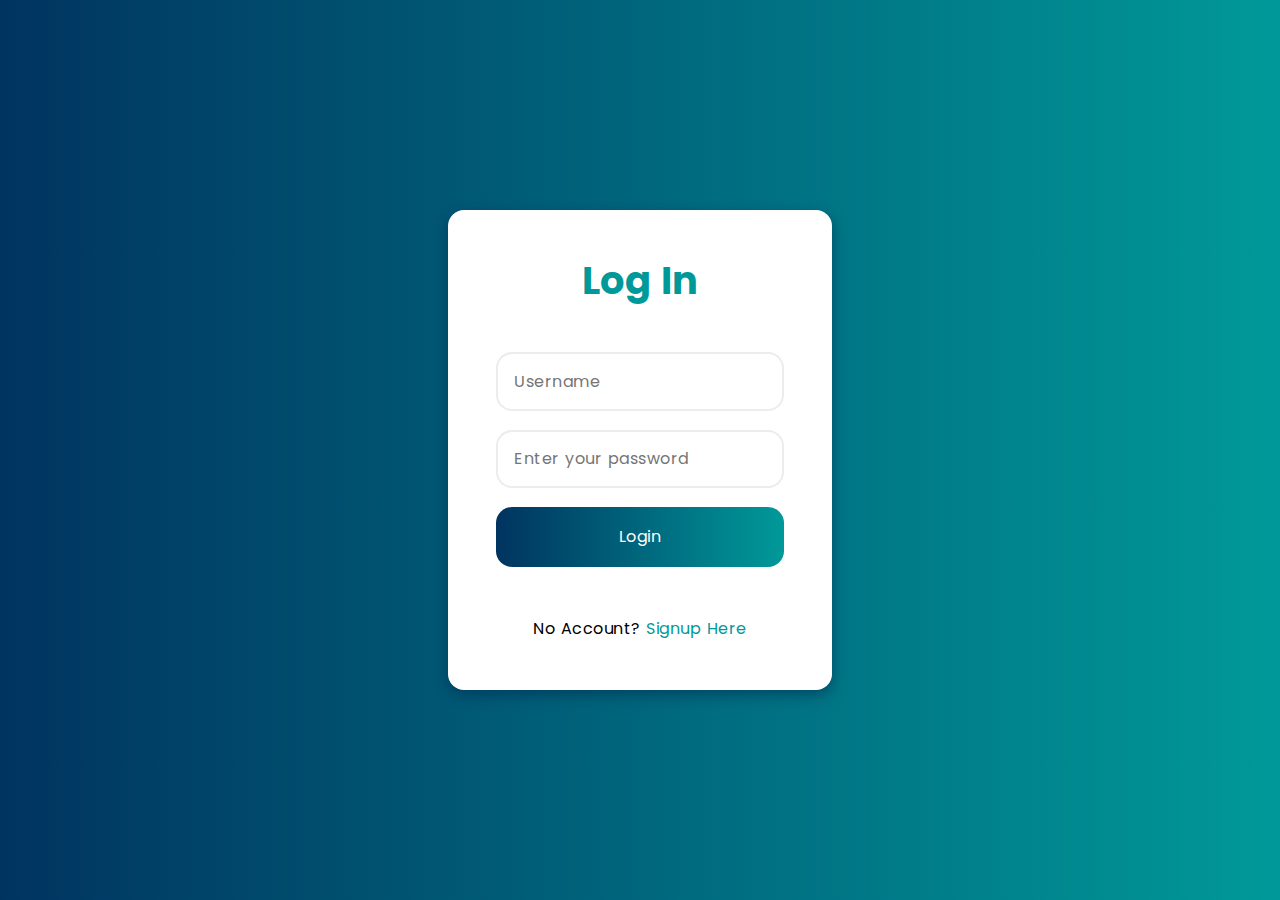
<file: index.html>
<!DOCTYPE html>
<html lang="en">
<head>
    <meta charset="UTF-8">
    <meta name="viewport" content="width=device-width, initial-scale=1.0">
    <meta http-equiv="X-UA-Compatible" content="ie=edge">
    <title>LOGIN | PONTILLAS</title>
    <link rel="shortcut icon" type="image/x-icon" href="./imgs/logo.png"/>

    <!-- CSS -->
    <link rel="stylesheet" href="./CSS/MAIN.css">
    <link rel="stylesheet" href="./CSS/LOGREG.css">
    <!-- GOOGLE FONTS (POPPINS) -->
    <link rel="preconnect" href="https://fonts.googleapis.com">
    <link rel="preconnect" href="https://fonts.gstatic.com" crossorigin>
    <link href="https://fonts.googleapis.com/css2?family=Poppins:wght@200;300;400;500;600;700;800;900&display=swap" rel="stylesheet"> 
</head>
<body>
    <div class="container">
    <div class="form_container">
        <h1>Log In</h1>
        <form name="myForm" action="HOME.html" method="post">
            <input type="text" class="username__input" name="Username" placeholder="Username" autocomplete="off" required>  
            <input type="password" class="pass__input" name="Password" placeholder="Enter your password" autocomplete="off" required>
            <a href="HOME.html"> <button type="button" class="submit-btn btn-primary">Login</button></a>
        </form>
        <div class="signup">
            No Account? <a href="SIGNUP.html">Signup Here</a>
        </div>
    </div>
    </div>




    <!-- JAVASCRIPT -->
    <script src="./SCRIPT.js"></script>
</body>
</html>
</file>
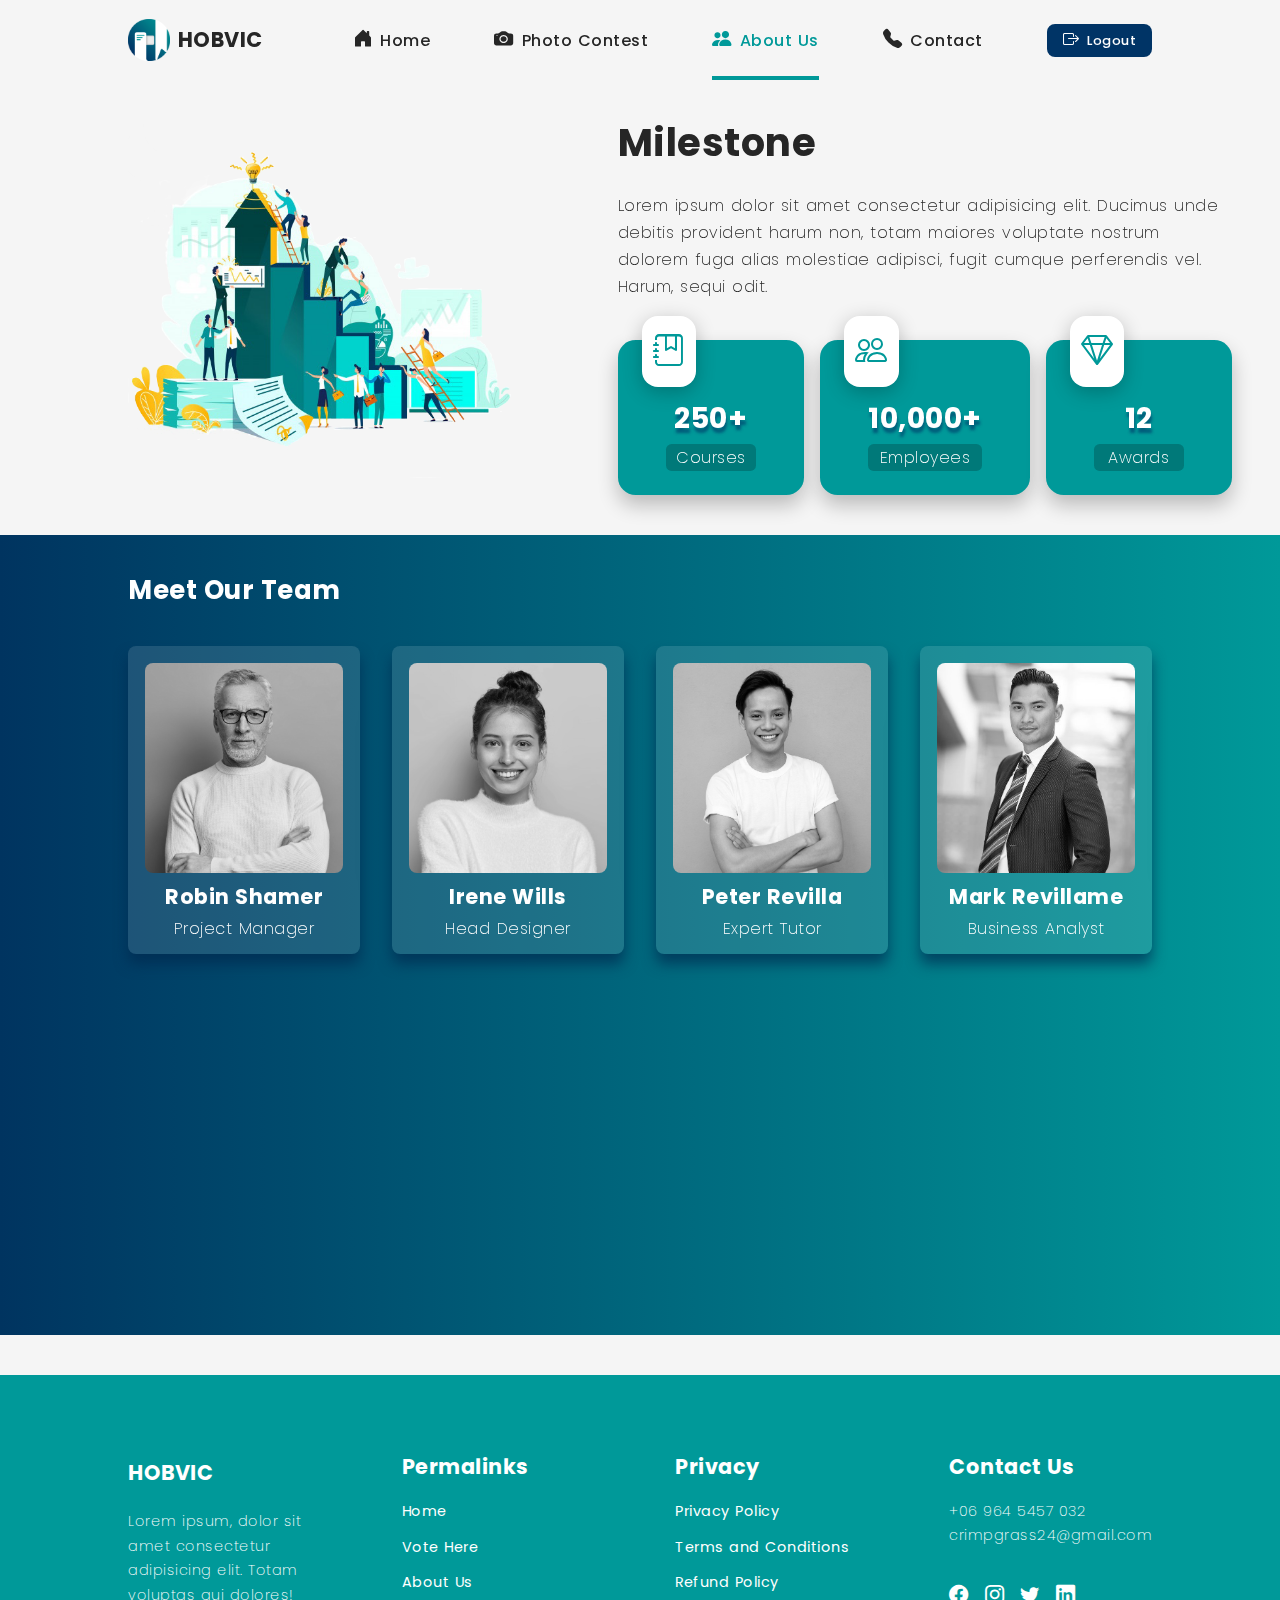
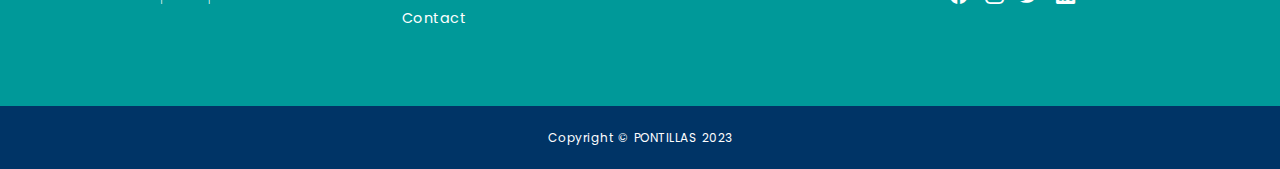
<file: ABOUT.html>
<!DOCTYPE html>
<html lang="en">
<head>
    <meta charset="UTF-8">
    <meta name="viewport" content="width=device-width, initial-scale=1.0">
    <meta http-equiv="X-UA-Compatible" content="ie=edge">
    <title>ABOUT US | PONTILLAS</title>
    <link rel="shortcut icon" type="image/x-icon" href="./imgs/logo.png"/>

    <!-- CSS -->
    <link rel="stylesheet" href="./CSS/MAIN.css">
    <link rel="stylesheet" href="./CSS/ABOUT.css">
    <!-- SCROLL EFFECTS -->
    <link rel="stylesheet" href="https://unpkg.com/aos@next/dist/aos.css" />
    <!-- BOOTSTRAP ICONS -->
    <link rel="stylesheet" href="https://cdn.jsdelivr.net/npm/bootstrap-icons@1.8.1/font/bootstrap-icons.css">
    <link rel="stylesheet" href="https://cdnjs.cloudflare.com/ajax/libs/font-awesome/6.0.0/css/all.min.css">
    <!-- GOOGLE FONTS (POPPINS) -->
    <link rel="preconnect" href="https://fonts.googleapis.com">
    <link rel="preconnect" href="https://fonts.gstatic.com" crossorigin>
    <link href="https://fonts.googleapis.com/css2?family=Poppins:wght@200;300;400;500;600;700;800;900&display=swap" rel="stylesheet"> 
</head>
<body>
    <!--================================ NAVIGATION BAR ================================-->
    <nav>
        <div class="container nav__container">
            <a href="HOME.html" id="logo"><img src="./imgs/logo.png" alt="" class="logo__img"><h4>HOBVIC</h4></a>
            <ul class="nav_menu">
                <li><a href="HOME.html"><i class="bi bi-house-door-fill"></i>Home</a></li>
                <li><a href="CONTEST.html"><i class="bi bi-camera-fill"></i>Photo Contest</a></li>
                <li><a href="ABOUT.html" id="active_page"><i class="bi bi-people-fill"></i></i>About Us</a></li>
                <li><a href="CONTACT.html"><i class="bi bi-telephone-fill"></i>Contact</a></li>
                <li><a href="index.html" id="logout"><i class="bi bi-box-arrow-right"></i>Logout</a></li>
            </ul>
            <button id="open_menu_btn"><i class="bi bi-list"></i></button>
            <button id="close_menu_btn"><i class="bi bi-x-lg"></i></button>
        </div>
    </nav>
    <!--================================ END OF NAVIGATION BAR ================================-->

    <!--================================ ACHIEVEMENTS ================================-->
    <section class="about__achievements">
        <div class="container about__achievements-container">   
            <div class="about__achievements-left" data-aos="fade-up" data-aos-duration="1000">
                <img src="./imgs/image3.png" alt="">
            </div>

            <div class="about__achievements-right">
                <h1 data-aos="fade-up" data-aos-duration="1000">Milestone</h1>
                <p data-aos="fade-up" data-aos-duration="1000" data-aos-delay="100">Lorem ipsum dolor sit amet consectetur adipisicing elit. 
                    Ducimus unde debitis provident harum non, totam maiores voluptate 
                    nostrum dolorem fuga alias molestiae adipisci, fugit cumque perferendis vel. 
                    Harum, sequi odit.
                </p>

                <div class="achievements__cards">
                    <article class="achievement__card"  data-aos="fade-up" data-aos-duration="1000" data-aos-delay="200">
                        <span class="achievement__icon">
                            <i class="bi bi-journal-bookmark"></i>
                        </span>
                        <h3>250+</h3>
                        <p>Courses</p>
                    </article>

                    <article class="achievement__card" data-aos="fade-up" data-aos-duration="1000" data-aos-delay="300">
                        <span class="achievement__icon">
                            <i class="bi bi-people"></i>
                        </span>
                        <h3>10,000+</h3>
                        <p>Employees</p>
                    </article>

                    <article class="achievement__card" data-aos="fade-up" data-aos-duration="1000" data-aos-delay="400">
                        <span class="achievement__icon">
                                <i class="bi bi-gem"></i>
                        </span>
                        <h3>12</h3>
                        <p>Awards</p>
                    </article>
                </div>
            </div>
        </div>
    </section>
    <!--================================ END OF ACHIEVEMENTS ================================-->


    <!--================================ TEAM MEMBERS ================================-->
    <section class="team" data-aos="fade-up" data-aos-duration="1000">
        <h3 data-aos="fade-up" data-aos-duration="1000">Meet Our Team</h3>
        <div class="container team__container">
            <article class="team__member" data-aos="fade-up" data-aos-duration="1000">
                <div class="team__member-image">
                    <img src="./imgs/tm1.jpg" alt="">
                </div>
                <div class="team__member-info">
                    <h4>Robin Shamer</h4>
                    <p>Project Manager</p>
                </div>
                <div class="team__member-socials">
                    <a href="https://linkedin.com" target="_blank"><i class="bi bi-linkedin"></i></i></a>
                    <a href="https://gmail.com" target="_blank"><i class="bi bi-google"></i></i></a>
                    <a href="https://twitter.com" target="_blank"><i class="bi bi-twitter"></i></a>
                </div>
            </article>

            <article class="team__member" data-aos="fade-up" data-aos-duration="1000">
                <div class="team__member-image">
                    <img src="./imgs/tm2.jpg" alt="">
                </div>
                <div class="team__member-info">
                    <h4>Irene Wills</h4>
                    <p>Head Designer</p>
                </div>
                <div class="team__member-socials">
                    <a href="https://linkedin.com" target="_blank"><i class="bi bi-linkedin"></i></i></a>
                    <a href="https://gmail.com" target="_blank"><i class="bi bi-google"></i></i></a>
                    <a href="https://twitter.com" target="_blank"><i class="bi bi-twitter"></i></a>
                </div>
            </article>

            <article class="team__member" data-aos="fade-up" data-aos-duration="1000">
                <div class="team__member-image">
                    <img src="./imgs/tm3.jpg" alt="">
                </div>
                <div class="team__member-info">
                    <h4>Peter Revilla</h4>
                    <p>Expert Tutor</p>
                </div>
                <div class="team__member-socials">
                    <a href="https://linkedin.com" target="_blank"><i class="bi bi-linkedin"></i></i></a>
                    <a href="https://gmail.com" target="_blank"><i class="bi bi-google"></i></i></a>
                    <a href="https://twitter.com" target="_blank"><i class="bi bi-twitter"></i></a>
                </div>
            </article>

            <article class="team__member" data-aos="fade-up" data-aos-duration="1000">
                <div class="team__member-image">
                    <img src="./imgs/tm4.jpg" alt="">
                </div>
                <div class="team__member-info">
                    <h4>Mark Revillame</h4>
                    <p>Business Analyst</p>
                </div>
                <div class="team__member-socials">
                    <a href="https://linkedin.com" target="_blank"><i class="bi bi-linkedin"></i></i></a>
                    <a href="https://gmail.com" target="_blank"><i class="bi bi-google"></i></i></a>
                    <a href="https://twitter.com" target="_blank"><i class="bi bi-twitter"></i></a>
                </div>
            </article>

            <article class="team__member" data-aos="fade-up" data-aos-duration="1000">
                <div class="team__member-image">
                    <img src="./imgs/tm5.jpg" alt="">
                </div>
                <div class="team__member-info">
                    <h4>Cynthia Lander</h4>
                    <p>Full-stack Developer</p>
                </div>
                <div class="team__member-socials">
                    <a href="https://linkedin.com" target="_blank"><i class="bi bi-linkedin"></i></i></a>
                    <a href="https://gmail.com" target="_blank"><i class="bi bi-google"></i></i></a>
                    <a href="https://twitter.com" target="_blank"><i class="bi bi-twitter"></i></a>
                </div>
            </article>

            <article class="team__member" data-aos="fade-up" data-aos-duration="1000">
                <div class="team__member-image">
                    <img src="./imgs/tm6.jpg" alt="">
                </div>
                <div class="team__member-info">
                    <h4>Michael Holmes</h4>
                    <p>DevOps Engineer</p>
                </div>
                <div class="team__member-socials">
                    <a href="https://linkedin.com" target="_blank"><i class="bi bi-linkedin"></i></i></a>
                    <a href="https://gmail.com" target="_blank"><i class="bi bi-google"></i></i></a>
                    <a href="https://twitter.com" target="_blank"><i class="bi bi-twitter"></i></a>
                </div>
            </article>

            <article class="team__member" data-aos="fade-up" data-aos-duration="1000">
                <div class="team__member-image">
                    <img src="./imgs/tm7.jpg" alt="">
                </div>
                <div class="team__member-info">
                    <h4>Lucia Revilla</h4>
                    <p>Software Engineer</p>
                </div>
                <div class="team__member-socials">
                    <a href="https://linkedin.com" target="_blank"><i class="bi bi-linkedin"></i></i></a>
                    <a href="https://gmail.com" target="_blank"><i class="bi bi-google"></i></i></a>
                    <a href="https://twitter.com" target="_blank"><i class="bi bi-twitter"></i></a>
                </div>
            </article>

            <article class="team__member" data-aos="fade-up" data-aos-duration="1000">
                <div class="team__member-image">
                    <img src="./imgs/tm8.jpg" alt="">
                </div>
                <div class="team__member-info">
                    <h4>Kim Lo</h4>
                    <p>Applications Developer</p>
                </div>
                <div class="team__member-socials">
                    <a href="https://linkedin.com" target="_blank"><i class="bi bi-linkedin"></i></i></a>
                    <a href="https://gmail.com" target="_blank"><i class="bi bi-google"></i></i></a>
                    <a href="https://twitter.com" target="_blank"><i class="bi bi-twitter"></i></a>
                </div>
            </article>
        </div>
    </section>
    <!--================================ END OF TEAM MEMBERS ================================-->


    <!--================================ FOOTER ================================-->
    <footer>
        <div class="container footer__container">
            <div class="footer__1">
                <h4><a href="OJT2_HOMEPAGE.html">HOBVIC</a></h4>
                <p>
                    Lorem ipsum, dolor sit amet consectetur adipisicing elit. Totam voluptas qui dolores!
                </p>
            </div>

            <div class="footer__2">
                <h4>Permalinks</h4>
                <ul>
                    <li><a href="HOME.html">Home</a></li>
                    <li><a href="CONTEST.html">Vote Here</a></li>
                    <li><a href="ABOUT.html">About Us</a></li>
                    <li><a href="CONTACT.html">Contact</a></li>
                </ul>
            </div>

            <div class="footer__3">
                <h4>Privacy</h4>
                <ul class="privacy">
                    <li><a href="#"></a>Privacy Policy</li>
                    <li><a href="#"></a>Terms and Conditions</li>
                    <li><a href="#"></a>Refund Policy</li>
                </ul>
            </div>

            <div class="footer__4">
                <h4>Contact Us</h4>
                <div>
                    <p>+06 964 5457 032</p>
                    <p>crimpgrass24@gmail.com</p>
                </div>

                <ul class="footer__socials">
                    <li>
                        <a href="#"><i class="bi bi-facebook"></i></a>
                    </li>
                    <li>
                        <a href="#"><i class="bi bi-instagram"></i></a>
                    </li>
                    <li>
                        <a href="#"><i class="bi bi-twitter"></i></a>
                    </li>
                    <li>
                        <a href="#"><i class="bi bi-linkedin"></i></a>
                    </li>
                </ul>
            </div>
        </div>
        <div class="footer__copyrights">
            <small>Copyright &copy; PONTILLAS 2023</small>
        </div>
    </footer>
    <!--================================ END OF FOOTER ================================-->

    <!-- JAVASCRIPT -->
    <script src="./SCRIPT.js"></script>

    <!-- SCROLL EFFECTS -->
    <script src="https://unpkg.com/aos@next/dist/aos.js"></script>
    <script>
      AOS.init();
    </script>
</body>
</html>
</file>
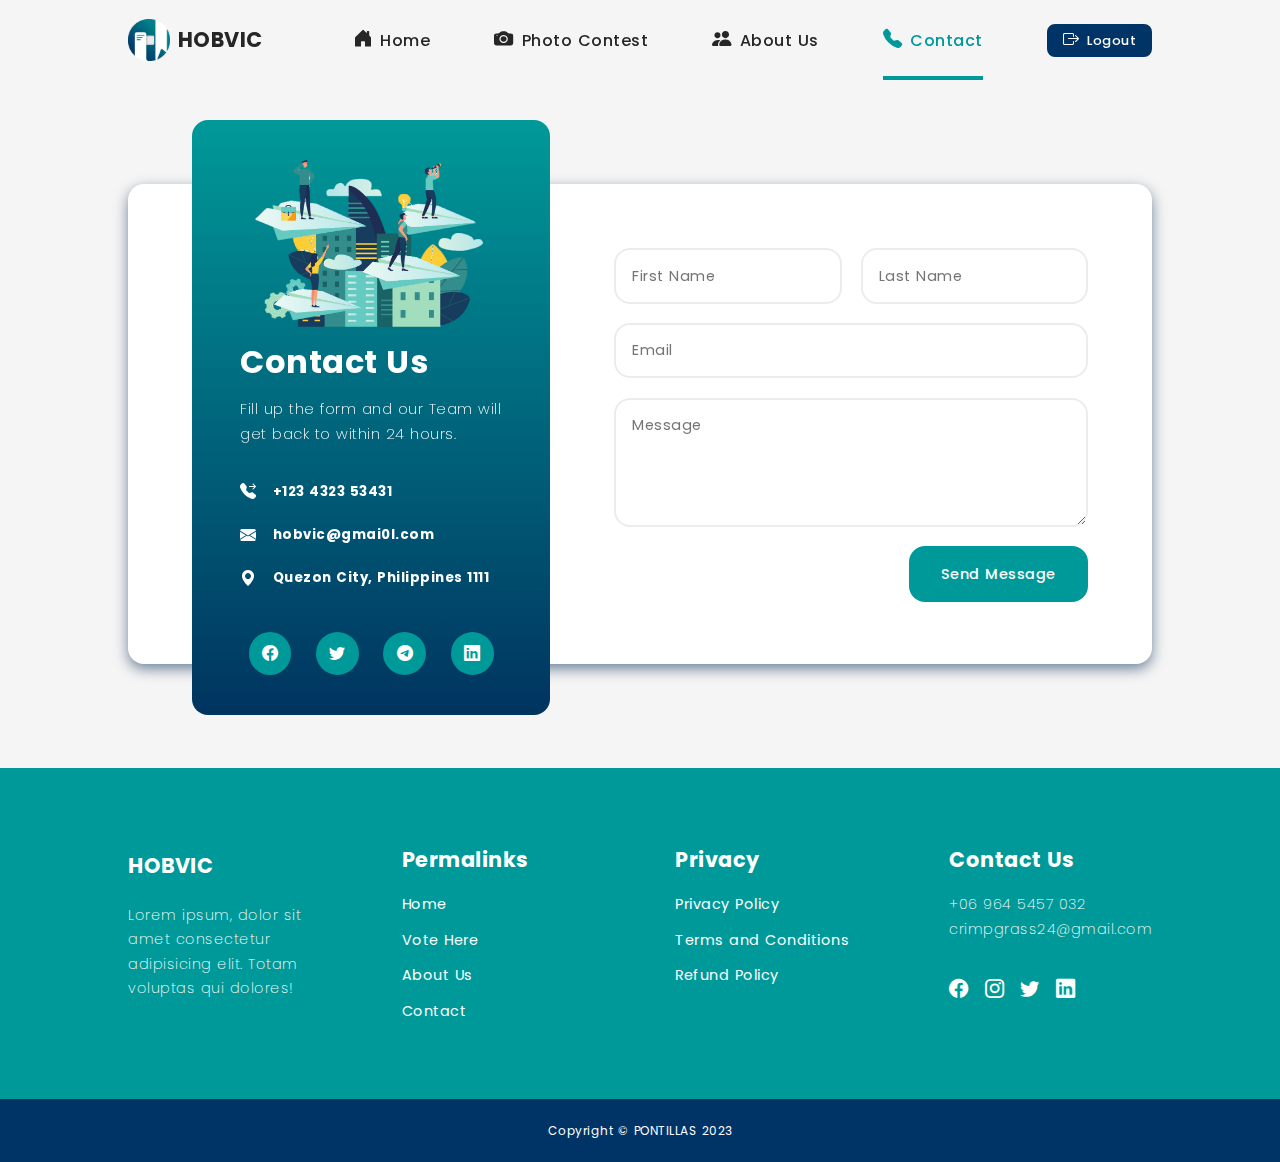
<file: CONTACT.html>
<!DOCTYPE html>
<html lang="en">
<head>
    <meta charset="UTF-8">
    <meta name="viewport" content="width=device-width, initial-scale=1.0">
    <meta http-equiv="X-UA-Compatible" content="ie=edge">
    <title>CONTACT US | PONTILLAS</title>
    <link rel="shortcut icon" type="image/x-icon" href="./imgs/logo.png"/>

    <!-- CSS -->
    <link rel="stylesheet" href="./CSS/MAIN.css">
    <link rel="stylesheet" href="./CSS/CONTACT.css">
    <!-- SCROLL EFFECTS -->
    <link rel="stylesheet" href="https://unpkg.com/aos@next/dist/aos.css" />
    <!-- BOOTSTRAP ICONS -->
    <link rel="stylesheet" href="https://cdn.jsdelivr.net/npm/bootstrap-icons@1.8.1/font/bootstrap-icons.css">
    <link rel="stylesheet" href="https://cdnjs.cloudflare.com/ajax/libs/font-awesome/6.0.0/css/all.min.css">
    <!-- GOOGLE FONTS (POPPINS) -->
    <link rel="preconnect" href="https://fonts.googleapis.com">
    <link rel="preconnect" href="https://fonts.gstatic.com" crossorigin>
    <link href="https://fonts.googleapis.com/css2?family=Poppins:wght@200;300;400;500;600;700;800;900&display=swap" rel="stylesheet"> 
</head>
<body>
    <!--================================ NAVIGATION BAR ================================-->
    <nav>
        <div class="container nav__container">
            <a href="HOME.html" id="logo"><img src="./imgs/logo.png" alt="" class="logo__img"><h4>HOBVIC</h4></a>
            <ul class="nav_menu">
                <li><a href="HOME.html"><i class="bi bi-house-door-fill"></i>Home</a></li>
                <li><a href="CONTEST.html"><i class="bi bi-camera-fill"></i>Photo Contest</a></li>
                <li><a href="ABOUT.html"><i class="bi bi-people-fill"></i></i>About Us</a></li>
                <li><a href="CONTACT.html" id="active_page"><i class="bi bi-telephone-fill"></i>Contact</a></li>
                <li><a href="index.html" id="logout"><i class="bi bi-box-arrow-right"></i>Logout</a></li>
            </ul>
            <button id="open_menu_btn"><i class="bi bi-list"></i></button>
            <button id="close_menu_btn"><i class="bi bi-x-lg"></i></button>
        </div>
    </nav>
    <!--================================ END OF NAVIGATION BAR ================================-->

    <!--================================ CONTACTS ================================-->
    <section class="contact">
        <div class="container contact__container" data-aos="fade-up" data-aos-duration="1000">
            <aside class="contact__aside" data-aos="fade-up" data-aos-duration="1000">
                <div class="aside__image" data-aos="fade-up" data-aos-duration="1000">
                    <img src="./imgs/image2.png" alt="<Send Message Illustration>">
                </div>
                <h2 data-aos="fade-up" data-aos-duration="1000" data-aos-delay="100">Contact Us</h2>
                <p data-aos="fade-up" data-aos-duration="1000" data-aos-delay="200">Fill up the form and our Team will get back to within 24 hours.
                </p>
                <ul class="contact__details" data-aos="fade-up" data-aos-duration="1000" data-aos-delay="300">
                    <li>
                        <i class="bi bi-telephone-forward-fill"></i>
                        <h5>+123 4323 53431</h5>
                    </li>
                    <li>
                        <i class="bi bi-envelope-fill"></i>
                        <h5>hobvic@gmai0l.com</h5>
                    </li>
                    <li>
                        <i class="bi bi-geo-alt-fill"></i>
                        <h5>Quezon City, Philippines 1111</h5>
                    </li> 
                </ul>
                <ul class="contact__socials">
                    <li><a href="https://facebook.com"><i class="bi bi-facebook"></i></a></li>
                    <li><a href="https://twitter.com"><i class="bi bi-twitter"></i></a></li>
                    <li><a href="https://telegram.com"><i class="bi bi-telegram"></i></a></li>
                    <li><a href="https://linkedin.com"><i class="bi bi-linkedin"></i></a></li>
                </ul>
            </aside>

            <form action="https://formspree.io/f/mlevdvjv" method="POST" data-aos="fade-up" data-aos-duration="1000">
                <div class="form__name">
                    <input type="text" class="form__input" name="First Name" placeholder="First Name" autocomplete="off" required>  
                    <input type="text" class="form__input" name="Last Name" placeholder="Last Name" autocomplete="off" required>
                </div>
                <input type="email" class="email__input" name="Email Address" placeholder="Email" autocomplete="off" required>
                <textarea name="Message" class="message__input" placeholder="Message" rows="4" autocomplete="off" required></textarea>
                <button type="submit" class="submit-btn">Send Message</button>
            </form>
        </div>
    </section>
    <!--================================ END OF CONTACTS ================================-->


    <!--================================ FOOTER ================================-->
    <footer>
        <div class="container footer__container">
            <div class="footer__1">
                <h4><a href="OJT2_HOMEPAGE.html">HOBVIC</a></h4>
                <p>
                    Lorem ipsum, dolor sit amet consectetur adipisicing elit. Totam voluptas qui dolores!
                </p>
            </div>

            <div class="footer__2">
                <h4>Permalinks</h4>
                <ul>
                    <li><a href="HOME.html">Home</a></li>
                    <li><a href="CONTEST.html">Vote Here</a></li>
                    <li><a href="ABOUT.html">About Us</a></li>
                    <li><a href="CONTACT.html">Contact</a></li>
                </ul>
            </div>

            <div class="footer__3">
                <h4>Privacy</h4>
                <ul class="privacy">
                    <li><a href="#"></a>Privacy Policy</li>
                    <li><a href="#"></a>Terms and Conditions</li>
                    <li><a href="#"></a>Refund Policy</li>
                </ul>
            </div>

            <div class="footer__4">
                <h4>Contact Us</h4>
                <div>
                    <p>+06 964 5457 032</p>
                    <p>crimpgrass24@gmail.com</p>
                </div>

                <ul class="footer__socials">
                    <li>
                        <a href="#"><i class="bi bi-facebook"></i></a>
                    </li>
                    <li>
                        <a href="#"><i class="bi bi-instagram"></i></a>
                    </li>
                    <li>
                        <a href="#"><i class="bi bi-twitter"></i></a>
                    </li>
                    <li>
                        <a href="#"><i class="bi bi-linkedin"></i></a>
                    </li>
                </ul>
            </div>
        </div>
        <div class="footer__copyrights">
            <small>Copyright &copy; PONTILLAS 2023</small>
        </div>
    </footer>
    <!--================================ END OF FOOTER ================================-->

    <!-- JAVASCRIPT -->
    <script src="./SCRIPT.js"></script>
    
    <!-- SCROLL EFFECTS -->
    <script src="https://unpkg.com/aos@next/dist/aos.js"></script>
    <script>
      AOS.init();
    </script>
</body>
</html>
</file>
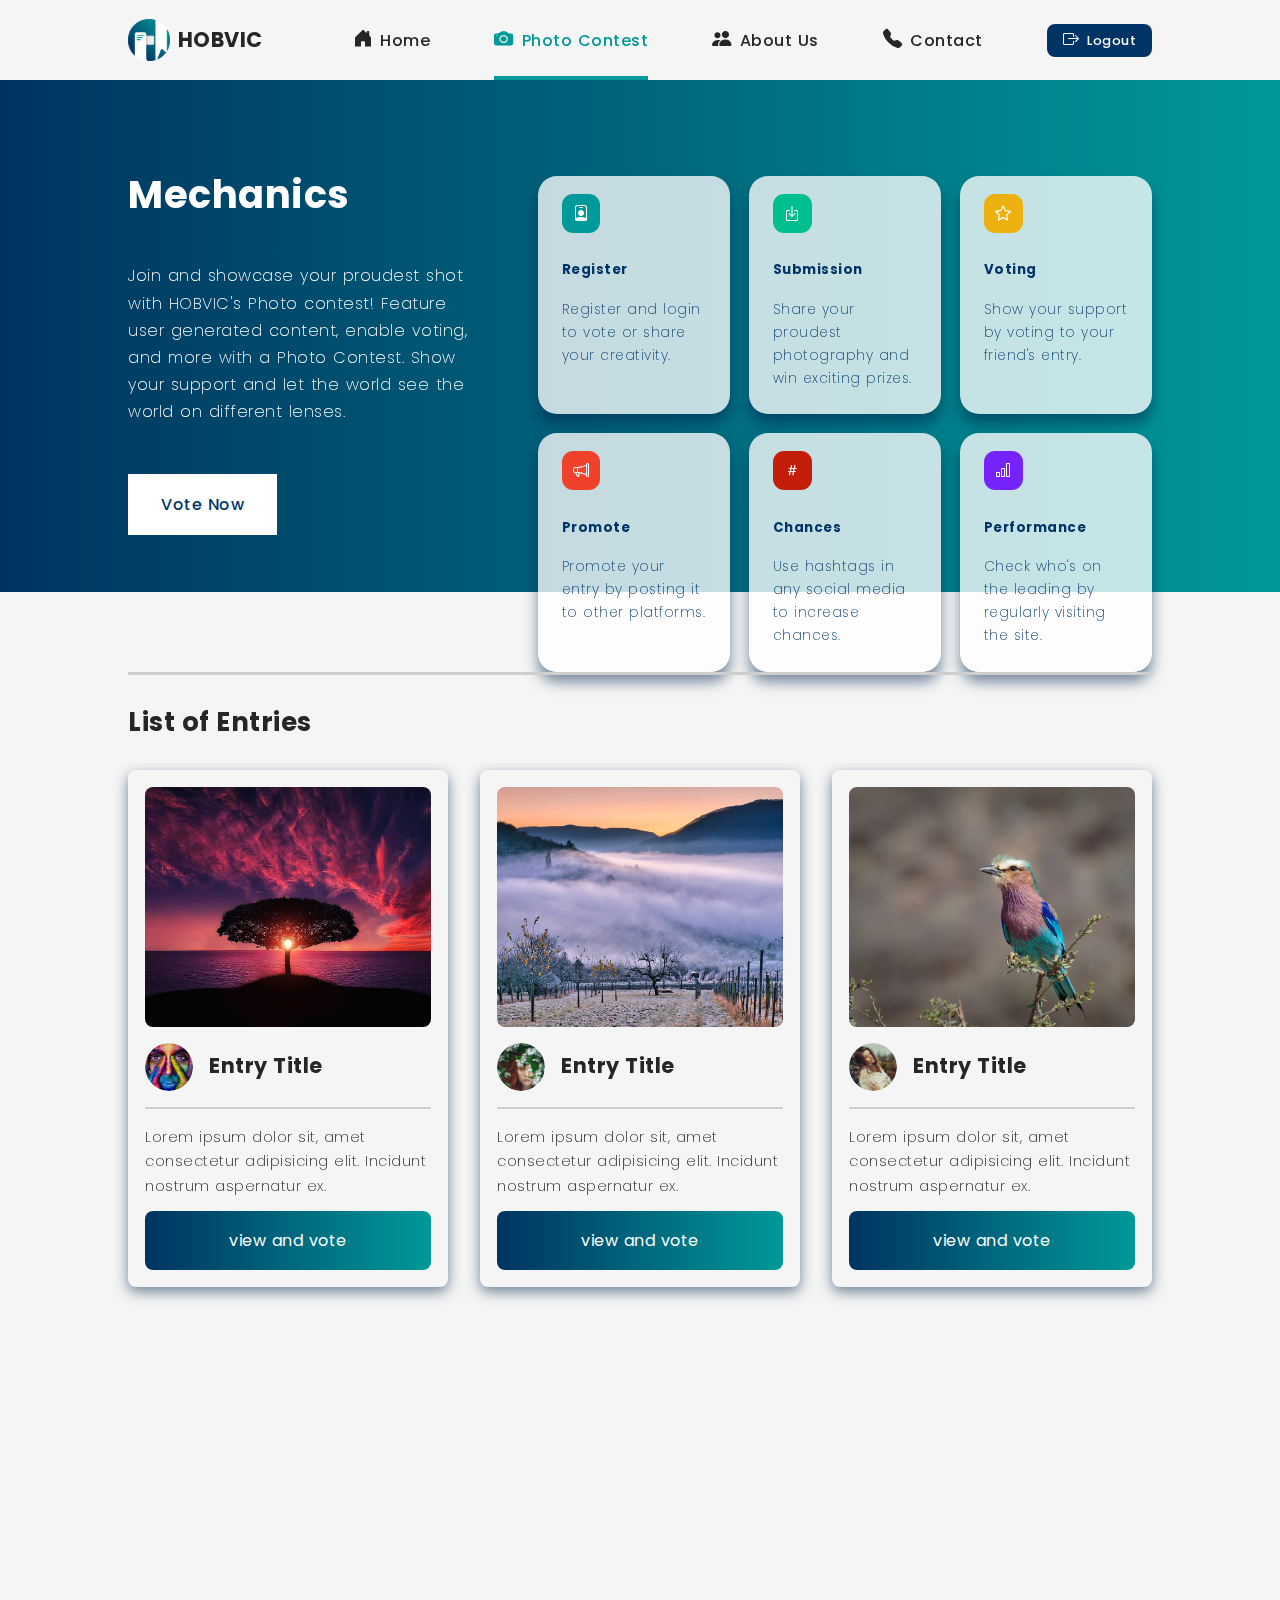
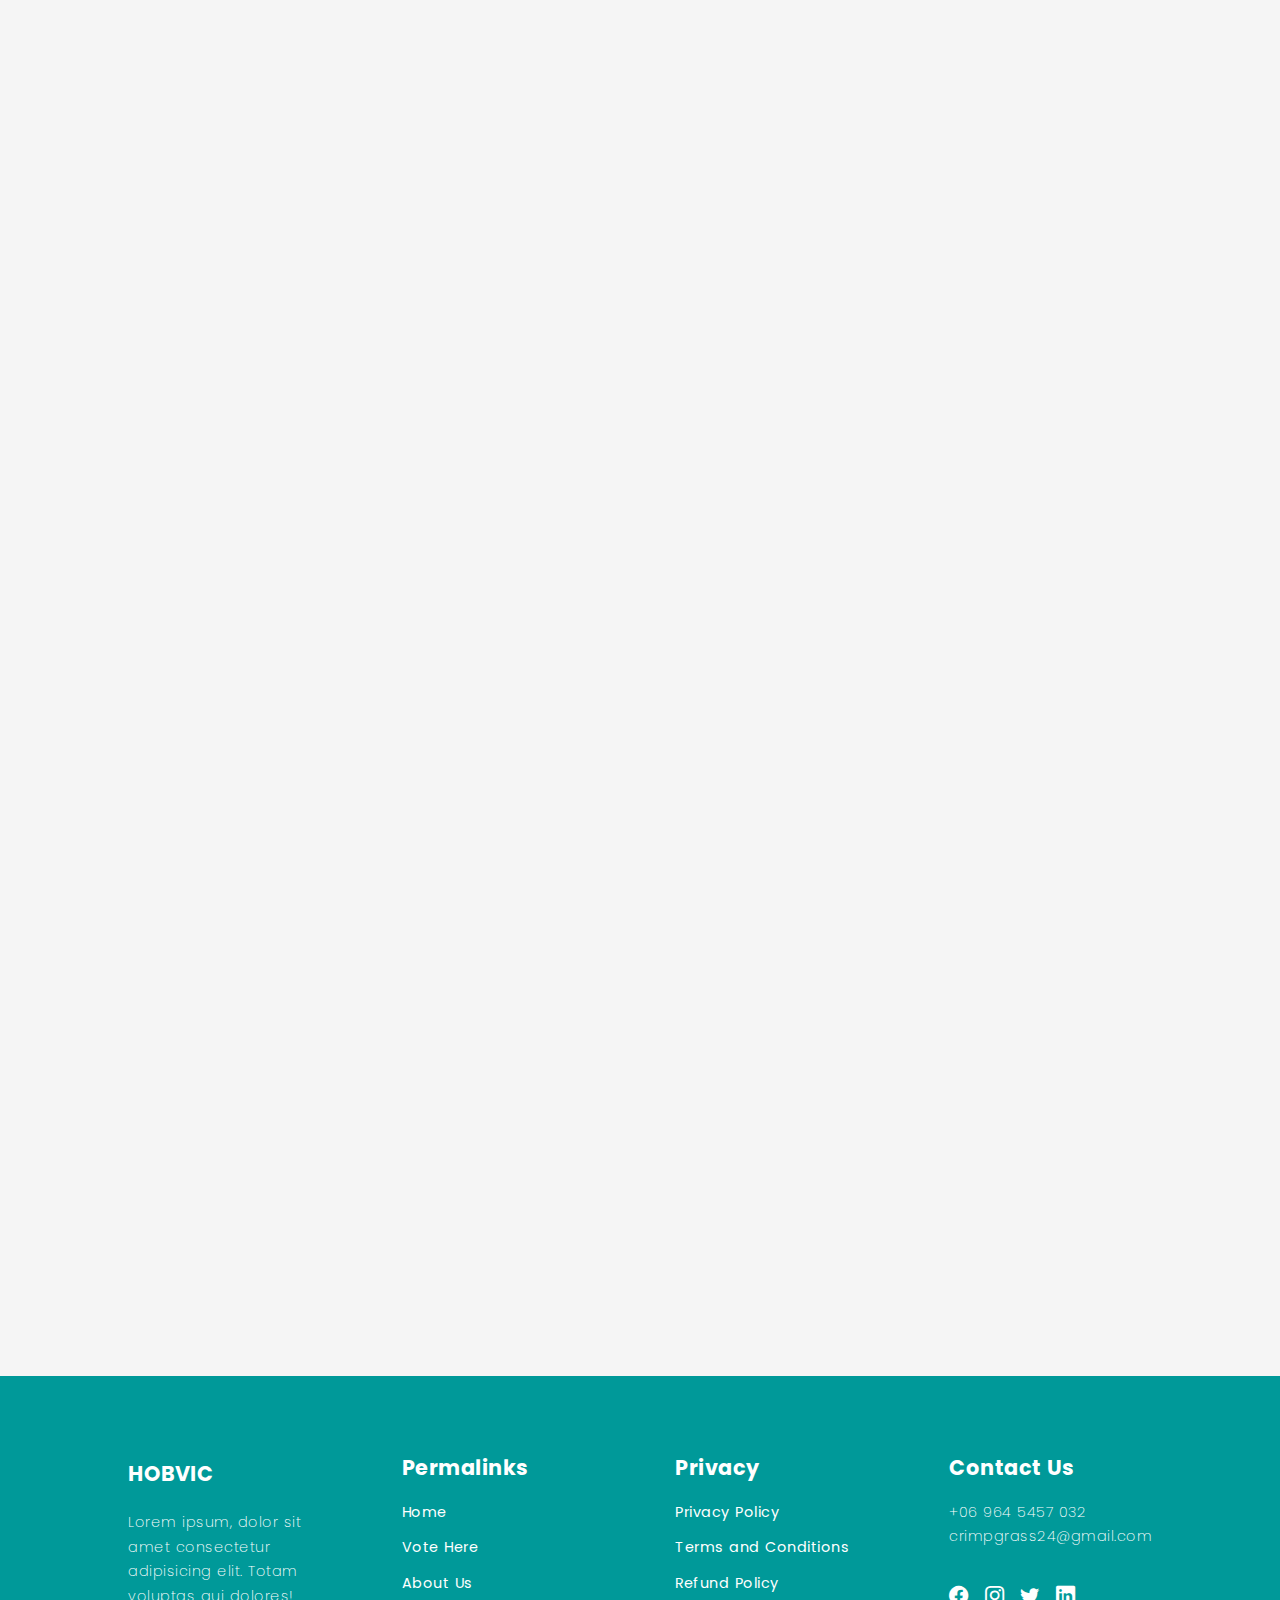
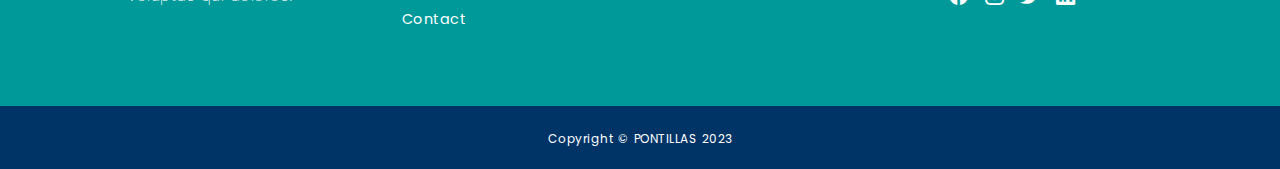
<file: CONTEST.html>
<!DOCTYPE html>
<html lang="en">
<head>
    <meta charset="UTF-8">
    <meta name="viewport" content="width=device-width, initial-scale=1.0">
    <meta http-equiv="X-UA-Compatible" content="ie=edge">
    <title>PHOTO CONTEST | PONTILLAS</title>
    <link rel="shortcut icon" type="image/x-icon" href="./imgs/logo.png"/>

    <!-- CSS -->
    <link rel="stylesheet" href="./CSS/MAIN.css">
    <link rel="stylesheet" href="./CSS/CONTEST.css">
    <!-- SCROLL EFFECTS -->
    <link rel="stylesheet" href="https://unpkg.com/aos@next/dist/aos.css" />
    <!-- BOOTSTRAP ICONS -->
    <link rel="stylesheet" href="https://cdn.jsdelivr.net/npm/bootstrap-icons@1.8.1/font/bootstrap-icons.css">
    <link rel="stylesheet" href="https://cdnjs.cloudflare.com/ajax/libs/font-awesome/6.0.0/css/all.min.css">
    <!-- GOOGLE FONTS (POPPINS) -->
    <link rel="preconnect" href="https://fonts.googleapis.com">
    <link rel="preconnect" href="https://fonts.gstatic.com" crossorigin>
    <link href="https://fonts.googleapis.com/css2?family=Poppins:wght@200;300;400;500;600;700;800;900&display=swap" rel="stylesheet"> 
</head>
<body>
    <!--================================ NAVIGATION BAR ================================-->
    <nav>
        <div class="container nav__container">
            <a href="HOME.html" id="logo"><img src="./imgs/logo.png" alt="" class="logo__img"><h4>HOBVIC</h4></a>
            <ul class="nav_menu">
                <li><a href="HOME.html"><i class="bi bi-house-door-fill"></i>Home</a></li>
                <li><a href="CONTEST.html" id="active_page"><i class="bi bi-camera-fill"></i>Photo Contest</a></li>
                <li><a href="ABOUT.html"><i class="bi bi-people-fill"></i></i>About Us</a></li>
                <li><a href="CONTACT.html"><i class="bi bi-telephone-fill"></i>Contact</a></li>
                <li><a href="index.html" id="logout"><i class="bi bi-box-arrow-right"></i></i>Logout</a></li>
            </ul>
            <button id="open_menu_btn"><i class="bi bi-list"></i></button>
            <button id="close_menu_btn"><i class="bi bi-x-lg"></i></button>
        </div>
    </nav>
    <!--================================ END OF NAVIGATION BAR ================================-->

    <!--================================ MECHANICS ================================-->
    <section class="mechanics"> 
        <div class="container mechanics__container">
            <div class="mechanics__left">
                <h1 data-aos="fade-up" data-aos-duration="1000">Mechanics</h1>
                <p data-aos="fade-up" data-aos-duration="1000">
                    Join and showcase your proudest shot with HOBVIC's Photo contest!
                    Feature user generated content, enable voting, and more
                    with a Photo Contest. Show your support and let the world
                    see the world on different lenses.
                </p>
                <a href="#entries_section" class="btn-secondary" data-aos="fade-up" data-aos-duration="1000">Vote Now</a>
            </div>

            <div class="mechanics__right">
                <article class="mechanic" data-aos="fade-up" data-aos-duration="1000">
                    <span class="mechanic__icon"><i class="bi bi-person-badge"></i></span>
                    <h5>Register</h5>
                    <p>Register and login to vote or share your creativity.</p>
                </article>

                <article class="mechanic" data-aos="fade-up" data-aos-duration="1000" data-aos-delay="100">
                    <span class="mechanic__icon"><i class="bi bi-box-arrow-in-down"></i></span>
                    <h5>Submission</h5>
                    <p>Share your proudest photography and win exciting prizes.</p>
                </article>
                
                <article class="mechanic" data-aos="fade-up" data-aos-duration="1000" data-aos-delay="200">
                    <span class="mechanic__icon"><i class="bi bi-star"></i></span>
                    <h5>Voting</h5>
                    <p>Show your support by voting to your friend's entry.</p>
                </article>
                
                <article class="mechanic" data-aos="fade-up" data-aos-duration="1000">
                    <span class="mechanic__icon"><i class="bi bi-megaphone"></i></span>
                    <h5>Promote</h5>
                    <p>Promote your entry by posting it to other platforms.</p>
                </article>
                
                <article class="mechanic" data-aos="fade-up" data-aos-duration="1000" data-aos-delay="100">
                    <span class="mechanic__icon"><i class="bi bi-hash"></i></span>
                    <h5>Chances</h5>
                    <p>Use hashtags in any social media to increase chances.</p>
                </article>
                
                <article class="mechanic" data-aos="fade-up" data-aos-duration="1000" data-aos-delay="200">
                    <span class="mechanic__icon"><i class="bi bi-bar-chart"></i></i></span>
                    <h5>Performance</h5>
                    <p>Check who's on the leading by regularly visiting the site.</p>
                </article>
            </div>
        </div>
    </section>
    <!--================================ END OF MECHANICS ================================-->

    <!--================================ LIST OF ENTRIES ================================-->
    <section class="entries entries__webpage" id="entries_section">
        <div class="entries_texts">
            <h3>
                List of Entries
            </h3>
        </div>
        <div class="container entries__container">
            <article class="entry" data-aos="fade-up" data-aos-duration="1000">
                <div class="entry__image">
                    <img src="./imgs/PIC1.jpg" alt="">
                </div>
                <div class="entry__info">
                    <div class="entry_details">
                        <div class="image_container">
                            <img src="./imgs/PORT1.jpg" alt="">
                        </div>
                        <h4>Entry Title</h4>
                    </div>
                    <p>Lorem ipsum dolor sit, amet consectetur adipisicing elit. 
                        Incidunt nostrum aspernatur ex.
                    </p>
                    <a class="btn-primary" id="showMessage entry1">view and vote</a>
                </div>
            </article>

            <article class="entry" data-aos="fade-up" data-aos-duration="1000">
                <div class="entry__image">
                    <img src="./imgs/PIC2.jpg" alt="">
                </div>
                <div class="entry__info">
                    <div class="entry_details">
                        <div class="image_container">
                            <img src="./imgs/PORT2.jpg" alt="">
                        </div>
                        <h4>Entry Title</h4>
                    </div>
                    <p>Lorem ipsum dolor sit, amet consectetur adipisicing elit. 
                        Incidunt nostrum aspernatur ex.
                    </p>
                    <a class="btn-primary" id="showMessage entry2">view and vote</a>
                </div>
            </article>

            <article class="entry" data-aos="fade-up" data-aos-duration="1000">
                <div class="entry__image">
                    <img src="./imgs/PIC3.jpg" alt="">
                </div>
                <div class="entry__info">
                    <div class="entry_details">
                        <div class="image_container">
                            <img src="./imgs/PORT3.jpg" alt="">
                        </div>
                        <h4>Entry Title</h4>
                    </div>
                    <p>Lorem ipsum dolor sit, amet consectetur adipisicing elit. 
                        Incidunt nostrum aspernatur ex.
                    </p>
                    <a class="btn-primary" id="showMessage entry3">view and vote</a>
                </div>
            </article>

            <article class="entry" data-aos="fade-up" data-aos-duration="1000">
                <div class="entry__image">
                    <img src="./imgs/PIC4.jpg" alt="">
                </div>
                <div class="entry__info">
                    <div class="entry_details">
                        <div class="image_container">
                            <img src="./imgs/PORT4.jpg" alt="">
                        </div>
                        <h4>Entry Title</h4>
                    </div>
                    <p>Lorem ipsum dolor sit, amet consectetur adipisicing elit. 
                        Incidunt nostrum aspernatur ex.
                    </p>
                    <a class="btn-primary" id="showMessage entry4">view and vote</a>
                </div>
            </article>

            <article class="entry" data-aos="fade-up" data-aos-duration="1000">
                <div class="entry__image">
                    <img src="./imgs/PIC5.jpg" alt="">
                </div>
                <div class="entry__info">
                    <div class="entry_details">
                        <div class="image_container">
                            <img src="./imgs/PORT5.jpg" alt="">
                        </div>
                        <h4>Entry Title</h4>
                    </div>                    
                    <p>Lorem ipsum dolor sit, amet consectetur adipisicing elit. 
                        Incidunt nostrum aspernatur ex.
                    </p>
                    <a class="btn-primary" id="showMessage entry5">view and vote</a>
                </div>
            </article>

            <article class="entry" data-aos="fade-up" data-aos-duration="1000">
                <div class="entry__image">
                    <img src="./imgs/PIC6.jpg" alt="">
                </div>
                <div class="entry__info">
                    <div class="entry_details">
                        <div class="image_container">
                            <img src="./imgs/PORT6.jpg" alt="">
                        </div>
                        <h4>Entry Title</h4>
                    </div>                    
                    <p>Lorem ipsum dolor sit, amet consectetur adipisicing elit. 
                        Incidunt nostrum aspernatur ex.
                    </p>
                    <a class="btn-primary" id="showMessage entry6">view and vote</a>
                </div>
            </article>

            <article class="entry" data-aos="fade-up" data-aos-duration="1000">
                <div class="entry__image">
                    <img src="./imgs/PIC7.jpg" alt="">
                </div>
                <div class="entry__info">
                    <div class="entry_details">
                        <div class="image_container">
                            <img src="./imgs/PORT7.jpg" alt="">
                        </div>
                        <h4>Entry Title</h4>
                    </div>                    
                    <p>Lorem ipsum dolor sit, amet consectetur adipisicing elit. 
                        Incidunt nostrum aspernatur ex.
                    </p>
                    <a class="btn-primary" id="showMessage entry7">view and vote</a>
                </div>
            </article>

            <article class="entry" data-aos="fade-up" data-aos-duration="1000">
                <div class="entry__image">
                    <img src="./imgs/PIC8.jpg" alt="">
                </div>
                <div class="entry__info">
                    <div class="entry_details">
                        <div class="image_container">
                            <img src="./imgs/PORT8.jpg" alt="">
                        </div>
                        <h4>Entry Title</h4>
                    </div>                    
                    <p>Lorem ipsum dolor sit, amet consectetur adipisicing elit. 
                        Incidunt nostrum aspernatur ex.
                    </p>
                    <a class="btn-primary" id="showMessage entry8">view and vote</a>
                </div>
            </article>

            <article class="entry" data-aos="fade-up" data-aos-duration="1000">
                <div class="entry__image">
                    <img src="./imgs/PIC9.jpg" alt="">
                </div>
                <div class="entry__info">
                    <div class="entry_details">
                        <div class="image_container">
                            <img src="./imgs/PORT9.jpg" alt="">
                        </div>
                        <h4>Entry Title</h4>
                    </div>                    
                    <p>Lorem ipsum dolor sit, amet consectetur adipisicing elit. 
                        Incidunt nostrum aspernatur ex.
                    </p>
                    <a class="btn-primary" id="showMessage entry9">view and vote</a>
                </div>
            </article>

            <article class="entry" data-aos="fade-up" data-aos-duration="1000">
                <div class="entry__image">
                    <img src="./imgs/PIC910.jpg" alt="">
                </div>
                <div class="entry__info">
                    <div class="entry_details">
                        <div class="image_container">
                            <img src="./imgs/PORT910.jpg" alt="">
                        </div>
                        <h4>Entry Title</h4>
                    </div>                    
                    <p>Lorem ipsum dolor sit, amet consectetur adipisicing elit. 
                        Incidunt nostrum aspernatur ex.
                    </p>
                    <a class="btn-primary" id="showMessage entry10">view and vote</a>
                </div>
            </article>
        </div>
        <!---------------------- POPUP ---------------------->
        <div class="popUp__message__container">
            <div class="popUp__message">
                <div class="popUp__message-img">
                    <img src="./imgs/PIC1.jpg" alt="">
                </div>
                <h3>Photo Title</h3>
                <div class="photographer_details">
                    <div class="photographer_image">
                        <img src="./imgs/PORT1.jpg" alt="">
                    </div>
                    <p>Photographer Name</p>
                </div>
                <div class="description">
                    <p>
                        Lorem ipsum, dolor sit amet consectetur adipisicing elit. Qui, maiores repudiandae ea quia nihil id minus vel fugiat harum impedit illo, assumenda libero itaque nesciunt.
                    </p>
                </div>
                <a class="btn-primary">Cast Vote</a>
            </div>
        </div>
    </section>
    <!--================================ END - LIST OF ENTRIES ================================-->

    <!--================================ FOOTER ================================-->
    <footer>
        <div class="container footer__container">
            <div class="footer__1">
                <h4><a href="OJT2_HOMEPAGE.html">HOBVIC</a></h4>
                <p>
                    Lorem ipsum, dolor sit amet consectetur adipisicing elit. Totam voluptas qui dolores!
                </p>
            </div>

            <div class="footer__2">
                <h4>Permalinks</h4>
                <ul>
                    <li><a href="HOME.html">Home</a></li>
                    <li><a href="CONTEST.html">Vote Here</a></li>
                    <li><a href="ABOUT.html">About Us</a></li>
                    <li><a href="CONTACT.html">Contact</a></li>
                </ul>
            </div>

            <div class="footer__3">
                <h4>Privacy</h4>
                <ul class="privacy">
                    <li><a href="#"></a>Privacy Policy</li>
                    <li><a href="#"></a>Terms and Conditions</li>
                    <li><a href="#"></a>Refund Policy</li>
                </ul>
            </div>

            <div class="footer__4">
                <h4>Contact Us</h4>
                <div>
                    <p>+06 964 5457 032</p>
                    <p>crimpgrass24@gmail.com</p>
                </div>

                <ul class="footer__socials">
                    <li>
                        <a href="#"><i class="bi bi-facebook"></i></a>
                    </li>
                    <li>
                        <a href="#"><i class="bi bi-instagram"></i></a>
                    </li>
                    <li>
                        <a href="#"><i class="bi bi-twitter"></i></a>
                    </li>
                    <li>
                        <a href="#"><i class="bi bi-linkedin"></i></a>
                    </li>
                </ul>
            </div>
        </div>
        <div class="footer__copyrights">
            <small>Copyright &copy; PONTILLAS 2023</small>
        </div>
    </footer>
    <!--================================ END OF FOOTER ================================-->

    <!-- JAVASCRIPT -->
    <script src="./SCRIPT.js"></script>
        
    <!-- SCROLL EFFECTS -->
    <script src="https://unpkg.com/aos@next/dist/aos.js"></script>
    <script>
      AOS.init();
    </script>

    <script>
        //SHOW/HIDE POP MESSAGE

        const showPopup = document.querySelectorAll('.btn-primary');
        const closePopup = document.querySelector('.popUp__message__container');

        showPopup.forEach(course => {
            course.addEventListener('click', () => {
                const popUpMessage = document.querySelector('.popUp__message__container');
                popUpMessage.style.display = "flex";
            })
        })

        closePopup.addEventListener('click', () => {
            closePopup.style.display = "none";
        })
    </script>
</body>
</html>
</file>
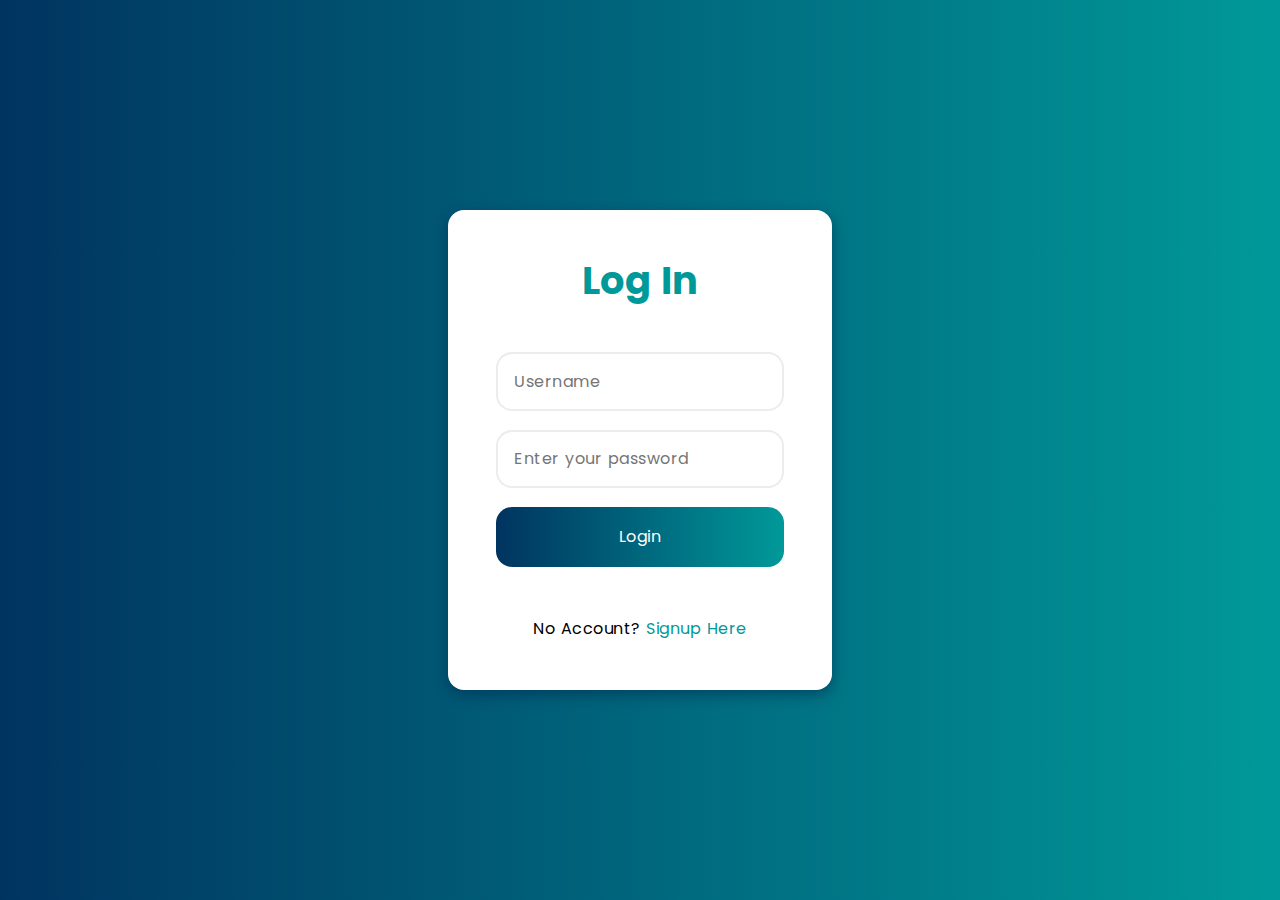
<file: LOGIN.html>
<!DOCTYPE html>
<html lang="en">
<head>
    <meta charset="UTF-8">
    <meta name="viewport" content="width=device-width, initial-scale=1.0">
    <meta http-equiv="X-UA-Compatible" content="ie=edge">
    <title>LOGIN | PONTILLAS</title>
    <link rel="shortcut icon" type="image/x-icon" href="./imgs/logo.png"/>

    <!-- CSS -->
    <link rel="stylesheet" href="./CSS/MAIN.css">
    <link rel="stylesheet" href="./CSS/LOGREG.css">
    <!-- GOOGLE FONTS (POPPINS) -->
    <link rel="preconnect" href="https://fonts.googleapis.com">
    <link rel="preconnect" href="https://fonts.gstatic.com" crossorigin>
    <link href="https://fonts.googleapis.com/css2?family=Poppins:wght@200;300;400;500;600;700;800;900&display=swap" rel="stylesheet"> 
</head>
<body>
    <div class="container">
    <div class="form_container">
        <h1>Log In</h1>
        <form name="myForm" action="HOME.html" method="post" onsubmit="return validateForm()">
            <input type="text" class="username__input" name="Username" placeholder="Username" autocomplete="off" required>  
            <input type="password" class="pass__input" name="Password" placeholder="Enter your password" autocomplete="off" required>
            <button type="submit" class="submit-btn btn-primary">Login</button>
        </form>
        <div class="signup">
            No Account? <a href="SIGNUP.html">Signup Here</a>
        </div>
    </div>
    </div>




    <!-- JAVASCRIPT -->
    <script src="./SCRIPT.js"></script>
</body>
</html>
</file>
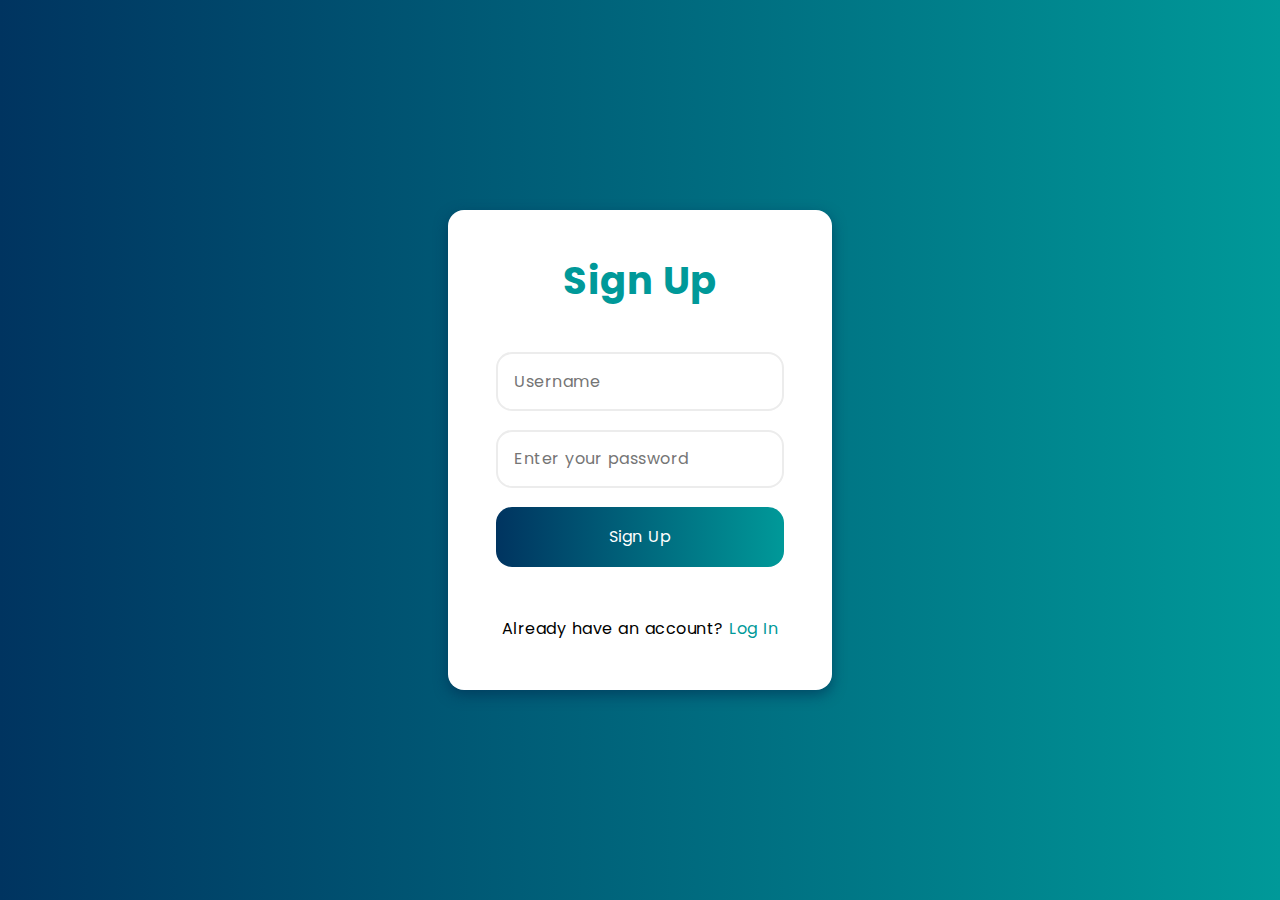
<file: SIGNUP.html>
<!DOCTYPE html>
<html lang="en">
<head>
    <meta charset="UTF-8">
    <meta name="viewport" content="width=device-width, initial-scale=1.0">
    <meta http-equiv="X-UA-Compatible" content="ie=edge">
    <title>SIGNUP | PONTILLAS</title>
    <link rel="shortcut icon" type="image/x-icon" href="./imgs/logo.png"/>

    <!-- CSS -->
    <link rel="stylesheet" href="./CSS/MAIN.css">
    <link rel="stylesheet" href="./CSS/LOGREG.css">
    <!-- GOOGLE FONTS (POPPINS) -->
    <link rel="preconnect" href="https://fonts.googleapis.com">
    <link rel="preconnect" href="https://fonts.gstatic.com" crossorigin>
    <link href="https://fonts.googleapis.com/css2?family=Poppins:wght@200;300;400;500;600;700;800;900&display=swap" rel="stylesheet"> 
</head>
<body>
    <div class="container">
    <div class="form_container">
        <h1>Sign Up</h1>
        <form action="HOME.html">
            <input type="text" class="username__input" name="Username" placeholder="Username" autocomplete="off" required>  
            <input type="password" class="pass__input" name="Password" placeholder="Enter your password" autocomplete="off" required>
            <button type="submit" class="submit-btn btn-primary">Sign Up</button>
        </form>
        <div class="signup">
            Already have an account? <a href="index.html">Log In</a>
        </div>
    </div>
    </div>
</body>
</html>
</file>
<file: CSS/MAIN.css>
* {
    margin: 0;
    padding: 0;
    border: 0;
    outline: 0;
    text-decoration: none;
    list-style: none;
    box-sizing: border-box;
    
    /* FONT */
    font-family: 'Poppins', sans-serif;
    line-height: 1.7;
    word-spacing: 1px;
    letter-spacing: .5px;
}

:root {

    --color-success: #00bf8e;
    --color-warning: #ecb10e;
    --color-danger: #f0412a;
    --color-danger-variant: rgb(194, 30, 9);
    --color-sick: #7523fa;
    --color-white: #fff;
    --color-light: rgba(255, 255, 255, 0.801);
    --color-dark: #262626;
    --color-bg: rgb(245, 245, 245);
    --color-line: rgb(206, 206, 206);
    --color-main1: #003466;
    --color-main2: #009999;
    --color-main3: #01FFF1;
    --color-gradient: linear-gradient(90deg, rgba(0,52,96,1) 0%, rgba(0,153,153,1) 100%);
    --color-gradient2: linear-gradient(0deg, rgba(0,52,96,1) 0%, rgba(0,153,153,1) 100%);
    --color-mechanic: rgba(255, 255, 255, 0.774);
    --card-shadow: 0px 6px 6px 0px rgba(0, 40, 78, 0.445);

    --container-width-lg: 80%;
    --container-width-md: 90%;
    --container-width-sm: 94%;

    --transition: all 200ms ease;
}

body {
    background: var(--color-bg);
}

.container {
    width: var(--container-width-lg);
    margin: 0 auto;
}

h1, h2, h3, h4 {
    line-height: 1.2;
}

h1 {
    font-size: 2.4rem;
}

h2 {
    font-size: 2rem;
}

h3 {
    font-size: 1.6rem;
    color: var(--color-dark);
}

h4 {
    font-size: 1.3rem;
}

p {
    font-weight: 200;
}

a {
    color: var(--color-dark);
}

img {
    width: 100%;
    display: block;
    object-fit: cover;
}

.btn-secondary {
    display: inline-block;
    background: var(--color-white);
    color: var(--color-main1);
    padding: 1rem 2rem;
    border: 1px solid transparent;
    font-weight: 500;
}

.btn-secondary:hover {
    animation: btnAnim 200ms forwards;
}

@keyframes btnAnim{
    100% {
        border: 1px solid var(--color-white);
        color: var(--color-white);
        background: transparent;
    }
}

.btn-primary {
    display: inline-block;
    background: var(--color-gradient);
    color: var(--color-white);
    padding: 1rem 2rem;
    border: 0;
    font-weight: 400;
    cursor: pointer;
    transition: var(--transition);
}

.btn-primary:hover {
    animation: btnPrimary 200ms forwards;
}

@keyframes btnPrimary {
    100% {
        transform: translateY(-.3rem);
        box-shadow: 0px 10px 14px 0px rgba(0, 40, 78, 0.548);
    }
}

/* =============== NAVBAR =============== */

nav {
    background: transparent;
    width: 100vw;
    height: 5rem;
    position: fixed;
    top: 0;
    z-index: 11;
}

#active_page {
    color: var(--color-main2);
    border-bottom: 4px solid var(--color-main2);
}

/* CHANGE NAVBAR STYLE ON SCROLL WITH JS */
.window-scroll {
    background: white;
    box-shadow: 0px 10px 14px 0px rgba(0, 35, 73, 0.144);
    transition: var(--transition);
}

.nav__container {
    height: 100%;
    display: flex;
    justify-content: space-between;
    align-items: center;
}

nav button {
    display: none;
}

#logo {
    display: flex;
    align-items: center;
    gap: 0.5rem;
}

.nav__container .logo__img{
    height: 2.6rem;
    width: auto;
}

.nav_menu {
    display: flex;
    align-items: center;
    gap: 4rem;
}

.nav_menu li i {
    margin-right: .5rem;
    font-size: 1.2rem;
}

.nav_menu a {
    font-size: 1rem;
    font-weight: 500;
    transition: var(--transition); 
    border-bottom: 4px solid transparent;
    padding-bottom: 1.5rem;
}

.nav_menu a:hover {
    color: var(--color-main2);
    border-bottom: 4px solid var(--color-main2);
}

#logout {
    background: var(--color-main1);
    padding: .5rem 1rem;
    border-bottom: none;
    color: white;
    border-radius: .5rem;
    font-size: .8rem;
}

#logout i {
    font-size: 1rem;
}

/* =============== FOOTER =============== */
footer {
    background: var(--color-main2);
    padding-top: 5rem;
    font-size: 0.9rem;
    color: var(--color-white);
}

.footer__1 a {
    color: var(--color-white);
}

.footer__container {
    display: grid;
    grid-template-columns: repeat(4, 1fr);
    gap: 5rem;
}

.footer__container > div h4 {
    margin-bottom: 1.2rem;
}

.footer__1 p {
    margin: 1.2rem 0 0;
}

.footer__2 ul a {
    color: var(--color-white);
}

footer ul li {
    margin-bottom: 0.7rem;
}

footer ul li:hover {
    text-decoration: underline;
}

.footer__socials {
    display: flex;
    gap: 1rem;
    font-size: 1.2rem;
    margin-top: 2rem;
}

.footer__socials li a {
    color: var(--color-white);
}

.footer__copyrights {
    text-align: center;
    margin-top: 4rem;
    padding: 1.2rem 0;
    background: var(--color-main1);
}

/* ======================================= MEDIA QUERIES ======================================= */

/* ======================================= TABLET VIEW ======================================= */
@media screen and (max-width: 1024px) {
    .container {
        width: var(--container-width-md);
    }

    h1 {
        font-size: 2.2rem;
    }

    h2 {
        font-size: 1.7rem;
    }

    h3 {
        font-size: 1.4rem;
    }

    h4 {
        font-size: 1.2rem;
    }

    /* ================= NAVBAR  ================= */
    nav {
        background: white;
    }
    
    nav button {
        display: inline-block;
        background: transparent;
        font-size: 1.8rem;
        color: var(--color-dark);
        cursor: pointer;
    }

    nav button#close_menu_btn {
        display: none;
    }

    #active_page {
        color: white;
        border-bottom: none;
        background: var(--color-main1);
        border-radius: 1.2rem;
    }

    .nav_menu {
        position: fixed;
        width: 100vw;
        height: 100vh;
        display: none;
        left: 4rem;
        background: white;
        opacity: 0;
        padding: 2.5rem 6.5rem 0 2.5rem;
    }

    .nav_menu li {
        margin-bottom: 1rem;
        width: 100%;
        box-shadow: none;
        animation: navItemsAnim 300ms linear forwards;
        opacity: 0;
    }

    @keyframes navItemsAnim {
        0%{
            transform: translateX(4rem);
        }
        100%{
            transform: translateY(0);
            opacity: 1;
        }
    }

    .nav_menu li a {
        width: 100%;
        height: 100%;
        display: flex;
        align-items: center;        
        color: var(--color-main1);
        padding: 1rem;
        border: 0;
    }

    .nav_menu li a i{
        transform: scale(1.1);
    }

    .nav_menu li a:hover {
        background: var(--color-main2);
        color: var(--color-white);
    }
    /* ================= FOOTER  ================= */
    .footer__container {
        grid-template-columns: 1fr 1fr;
        gap: 0;
        text-align: center;
    }

    .footer__socials {
        justify-content: center;
    }
}
/* ======================================= MOBILE VIEW ======================================= */
@media screen and (max-width: 600px) {
    .container {
        width: var(--container-width-sm);
    }

    /* ================= NAVBAR  ================= */
    .nav_menu {
        position: absolute;
        top: 5rem;
        flex-direction: column;
        width: 100vw;
        height: 100vh;
        gap: 0;
        display: none;
        opacity: 1;
    }
    /* ================= FOOTER  ================= */
    footer {
        margin-top: -2.5rem;
    }

    .footer__container {
        grid-template-columns: 1fr;
        gap: 2rem;
        text-align: center;
    }

    .footer__1 {
        margin-top: -2.5rem;
    }

    .footer__socials {
        justify-content: center;
        margin-bottom: -2.5rem;
    }
}
</file>
<file: CSS/LOGREG.css>
h1{
    color: var(--color-main2);
}

.container{
    height: 100vh;
    width: 100%;
    display: flex;
    justify-content: center;
    background: var(--color-gradient);
}

.form_container{
    margin: auto;
    padding: 3rem 3rem;
    width: 30%;
    text-align: center;
    box-shadow: 0px 5px 14px 0px rgba(0, 40, 78, 0.548);
    display: grid;
    flex-direction: grid;
    gap: 3rem;
    border-radius: 1rem;
    background: var(--color-white);
}

form {
    display: flex;
    flex-direction: column;
    gap: 1.2rem;
}

a {
    color: var(--color-main2);
}

/* .form_container img{
    height: 2.6rem;
    width: auto;
} */

form input,
button {
    font-size: 1rem;
    padding: 0.85rem 1rem;
    border: 0.15rem solid rgb(236, 236, 236);
    border-radius: 1rem;
    width: 100%;
    transition: var(--transition);
}

form input:hover {
    border: 0.15rem solid rgb(192, 192, 192);
}

form input:focus {
    border: 0.15rem solid var(--color-main2);
    color: var(--color-main2);
}

form input:focus ~ form.input, .form__input:not(:placeholder-shown) {
    color: var(--color-main2);
}

/* ======================================= TABLET VIEW ======================================= */
@media screen and (max-width: 1024px) {
    
}
/* ======================================= MOBILE VIEW ======================================= */
@media screen and (max-width: 600px) {    
    .form_container {
        width: 95%;
        height: 95%;
    }
}
</file>
<file: CSS/ABOUT.css>
/* ================= ABOUT/ACHIEVEMENTS  ================= */
.about__achievements {
    margin: 7.5rem auto 2.5rem;
}

.about__achievements-container {
    display: grid;
    grid-template-columns: 40% 60%;
    gap: 5rem;
}

.about__achievements-right > h1 {
    color: var(--color-dark);
}

.about__achievements-right > p {
    margin: 1.6rem 0 2.5rem;
    color: var(--color-dark);
}

.achievements__cards {
    display: grid;
    grid-template-columns: repeat(3, 1fr);
    gap: 1rem;
}

.achievement__card {
    color: var(--color-white);
    border-radius: 1.1rem;
    padding: 3rem 3rem 1.5rem;
    text-align: center;
    background: var(--color-main2);
    box-shadow: 0px 10px 20px 0px rgba(0, 3, 5, 0.24);
    position: relative;
}

.achievement__card:hover {
    animation: achievementCardAnim 200ms forwards;
}

@keyframes achievementCardAnim {
    100% {
        background: var(--color-main1);
        box-shadow: 0px 15px 20px 0px rgba(0, 3, 5, 0.425);
    }
}

.achievement__icon {
    font-size: 2rem;
    padding: 0.5rem 0.7rem;
    border-radius: 1rem;
    position: absolute;
    top: -1.5rem;
    left: 1.5rem;
    background: var(--color-white);
    box-shadow: 0px 5px 20px 0px rgba(0, 3, 5, 0.24);
    color: var(--color-main2);
}

.achievement__card:hover .achievement__icon {
    transition: var(--transition);
    top: -2rem;
    color: var(--color-main1);
    animation: achievementIconAnim 500ms forwards;
}

@keyframes achievementIconAnim {
    33.3% {
        transform: rotateZ(45deg);
    }
    66.6% {
        transform: rotateZ(-45deg);
    }
    100% {
        transform: rotateZ(0deg);
    }
}

.achievement__card h3 {
    color: var(--color-white);
    margin-top: 0.8rem;
    font-size: 1.8rem;
    text-shadow: 1px 5px 3px rgba(0,52,102,0.6);
}

.achievement__card p {
    background: #007979;
    border-radius: 0.35rem;
    margin-top: .5rem;
}

.achievement__card:hover p {
    transition: var(--transition);
    background: var(--color-white);
    color: var(--color-main1);
}
/* ================= END - ABOUT/ACHIEVEMENTS  ================= */


/* ================= TEAM MEMBERS  ================= */
.team {
    background: var(--color-gradient);
    color: var(--color-white);
    padding-bottom: 2.5rem;
    margin-bottom: 2.5rem;
}

.team > h3 {
    padding: 2.5rem 0;
    color: var(--color-white);
    width: var(--container-width-lg);
    margin: 0 auto;
}

.team__container {
    display: grid;
    grid-template-columns: repeat(4, 1fr);
    gap: 2rem;
}

.team__member {
    background: rgba(255, 255, 255, 0.116);
    padding: 1rem;
    color: var(--color-white);
    border-radius: 0.5rem;
    box-shadow: 0px 10px 14px 0px rgba(0, 40, 78, 0.658);
    border: 1px solid transparent;
    position: relative;
    overflow: hidden;
    text-align: center;
}

.team__member:hover {
    animation: teamMemberCardAnim 200ms forwards;
}

@keyframes teamMemberCardAnim {
    100% {
        border: 1px solid var(--color-white);
    }
}

.team__member:hover img{
    filter: saturate(1)
}

.team__member-image {
    overflow: hidden;
}

.team__member-image img {
    height: 210.6px;
    width: 100%;
    border-radius: 0.5rem;
    filter: saturate(0)
}

.team__member-info h4 {
    margin: 1rem auto;
    line-height: 1rem;
}

.team__member-info p {
    line-height: 1rem;
}

.team__member-socials {
    position: absolute;
    display: flex;
    top: 50%;
    transform: translateY(-50%);
    right: -50%;
    flex-direction: column;
    background: var(--color-main3);
    border-radius: 1rem 0 0 1rem;
    box-shadow: -2rem 0 2rem rgba(0, 40, 78, 0.658);
}

.team__member:hover .team__member-socials {
    transition: var(--transition);
    right: 0;
}

.team__member-socials a {
    color: var(--color-main1);
    padding: 1rem;
}
/* ================= END - TEAM MEMBERS  ================= */


/* ======================================= MEDIA QUERIES ======================================= */
@media screen and (min-width: 1025px) {
    .nav__container #aboutPageNav {
        color: var(--color-main2);
        border-bottom: 4px solid var(--color-main2);
    }
}

/* ======================================= TABLET VIEW ======================================= */
/* ================= ABOUT/ACHIEVEMENTS  ================= */
@media screen and (max-width: 1024px) {
    .about__achievements {
        margin-top: 0;
    }

    .about__achievements-container {
        grid-template-columns: 1fr;
        gap: 4rem;
    }

    .about__achievements-left {
        width: 70%;
        margin: 0 auto; 
    }

    /* ================= TEAM MEMBERS  ================= */
    .team__container {
        grid-template-columns: repeat(3, 1fr);
        gap: 1.5rem;
    }

    .team__member {
        padding: 1rem;
    }
}

/* ======================================= MOBILE VIEW ======================================= */
/* ================= ABOUT/ACHIEVEMENTS  ================= */
@media screen and (max-width: 600px) {
    .about__achievements {
        margin: 4rem auto 5rem;
    }
    
    .about__achievements-container {
        gap: 1rem;
    }
    
    .achievements__cards {
        grid-template-columns: 1fr;
        gap: 0.7rem;
    }

    .about__achievements-container {
        gap: 0;
    }

    .about__achievements-left {
        width: 100%;
    }

    .achievement__card {
        border-radius: 0.5rem;
        padding: 1.25rem 0 1.25rem;
        text-align: center;
        position: relative;
        display: flex;
        justify-content: space-evenly;
        align-items: center;
    }

    .achievement__icon {
        font-size: 2rem;
        padding: 0.7rem 0.7rem;
        border-radius: 0.5rem;
        box-shadow: none;
        position: absolute;
        top: 0.5rem;
        left: 0.5rem;
        bottom: 0.5rem;
        display: flex;
        justify-content: center;
        align-items: center;
    }

    .achievement__card:hover .achievement__icon {
        top: 0.5rem;
    }    

    .achievement__card h3 {
        margin-top: 0;
        font-size: 1.3rem;
        text-shadow: none;
        width: 60%;
        text-align: left;
        padding-left: 5rem;
    }

    .achievement__card p {
        background: none;
        border-radius: 0;
        margin-top: 0;
        width: 40%;
        text-align: left;
    }

    .achievement__card:hover p {
        background: var(--color-main1);
        color: var(--color-white);
    }

    /* ================= TEAM MEMBERS  ================= */
    .team {
        margin-top: -2.5rem;
        margin-bottom: 5rem;
    }

    .team h2{
        margin: -2.5rem 0 2.5rem;
    }

    .team__container {
        grid-template-columns: 1fr 1fr;
        gap: 0.7rem;
    }

    .team__member {
        padding: 0;
    }

    .team__member p {
        margin-bottom: 1.5rem;
    }
}
</file>
<file: CSS/CONTACT.css>
/* =============== CONTACT =============== */
.contact {
    margin: 11.5rem auto 6.5rem;
}

.contact__container {
    display: grid;
    grid-template-columns: 40% 60%;
    margin: 4rem auto;
    border-radius: 1rem;
    gap: 4rem;
    height: 30rem;
    padding: 4rem;
    background: var(--color-white);
    box-shadow: 0px 5px 14px 0px rgba(0, 40, 78, 0.548);
}

.contact__container img {
    border-radius: 1rem;
}

/* =============== ASIDE =============== */
.contact__aside {
    background: var(--color-gradient2); 
    border-radius: 1rem;
    padding: 2rem 3rem 3rem;
    bottom: 8rem;
    position: relative;
    color: var(--color-white);
}

.aside__image {
    margin-bottom: 1rem;
}

.contact__aside h2 {
    text-align: left;
    margin-bottom: 1rem;
}

.contact__aside p {
    font-size: 0.9rem;
    margin-bottom: 2rem;
}

.contact__details li {
    display: flex;
    align-items: center;
    gap: 1rem;
    margin-bottom: 1rem;
}

.contact__socials {
    display: flex;
    gap: 1rem;
    margin-top: 3rem;
    justify-content: space-evenly;
}

.contact__socials a {
    color: var(--color-white);
    background: var(--color-main2);
    padding: 0.5rem 0.7rem;
    font-size: 1rem;
    border-radius: 50%;
    border: 2px solid transparent;
}

.contact__socials a:hover {
    background: transparent;
    transition: var(--transition);
    border: 2px solid var(--color-main2);
}

/* =============== FORM =============== */
form {
    display: flex;
    flex-direction: column;
    gap: 1.2rem;
    margin-right: 4rem; 
}

.form__name {
    display: flex;
    gap: 1.2rem;
}

form input[type="text"] {
    width: 50%;
}

form input,
form textarea {
    width: 100%;
    background: transparent;
    padding: 0.85rem 1rem;
    color: var(--color-dark);
    font-family: 'Poppins', sans-serif;
    font-size: 0.9rem;
    font-weight: 400;
    border-radius: 1rem;
    border: 0.15rem solid rgb(236, 236, 236);
    transition: var(--transition);
    letter-spacing: 0.5px;
    word-spacing: 1px;
}

form input:hover {
    border: 0.15rem solid rgb(192, 192, 192);
}

form input:focus {
    border: 0.15rem solid var(--color-main2);
    color: var(--color-main2);
}

form input:focus ~ form.input, .form__input:not(:placeholder-shown) {
    color: var(--color-main2);
}

form input:focus ~ form.input, .email__input:not(:placeholder-shown) {
    color: var(--color-main2);
}

form textarea:hover {
    border: 0.15rem solid rgb(192, 192, 192);
}

form textarea:focus {
    border: 0.15rem solid var(--color-main2);
}

form input:focus ~ form.input, .message__input:not(:placeholder-shown) {
    color: var(--color-main2);
}

.submit-btn {
    background: var(--color-main2);
    font-size: 0.9rem;
    word-spacing: 1px;
    letter-spacing: 0.5px;
    font-family: 'Poppins', sans-serif;
    padding: 1rem 2rem;
    color: var(--color-white);
    cursor: pointer;
    font-weight: 500;
    width: max-content;
    align-self: flex-end;
    border-radius: 1rem;
}

.submit-btn:hover {
    transition: var(--transition);
    background: var(--color-main1);
}

/* ======================================= MEDIA QUERIES ======================================= */
@media screen and (min-width: 1025px) {
    .nav__container #contactPageNav {
        color: var(--color-main2);
        border-bottom: 4px solid var(--color-main2);
    }
}

/* ======================================= TABLET VIEW ======================================= */
@media screen and (max-width: 1024px) {
    /* =============== GENERAL =============== */
    .contact__container {
        gap: 1.5rem;
        margin-top: 3rem;
        height: auto;   
        padding: 1.5rem;
    }

    /* =============== SIDE =============== */
    .contact__aside {
        bottom: 0;
    }

    /* =============== FORM =============== */
    form {
        align-self: center;
        margin-right: 1.5rem;
    }

    form textarea {
        height: 15rem;
    }
}

/* ======================================= MOBILE VIEW ======================================= */
@media screen and (max-width: 600px) {
    /* =============== GENERAL =============== */
    .contact {
        margin-top: 5rem;
    }

    .contact__container {
       grid-template-columns: 1fr;
       margin: 0;
       margin-top: 1rem;
       padding: 0;
       box-shadow: none;
       width: 100%;
    }

    nav {
        background: rgba(255, 255, 255, 0.500);
    }

    /* =============== SIDE =============== */
    .contact__aside {
        border-radius: 0 0 1rem 1rem;
    }

    .contact__details li {
        gap: 2rem;
        margin-bottom: 0rem;
    }
    
    .contact__aside h2 {
        text-align: left;
    }
    
    .contact__aside p {
        margin-bottom: 1rem;
    }

    .contact__socials {
        display: flex;
        gap: 1rem;
        margin-top: 2rem;
    }

    /* =============== FORM =============== */
    form {
        align-self: center;
        margin: 0 1.5rem 1.5rem;
    }

    .submit-btn {
        width: 100%;
    }

    .form__name {
        flex-direction: column;
    }

    form input[type="text"] {
        width: 100%;
    }
}
</file>
<file: CSS/CONTEST.css>
/* =============== MECHANICS =============== */
.mechanics {
    background: var(--color-gradient);
    height: 32rem;
    margin: 5rem auto;
    padding: 6rem 0;
    position: relative;
}

.mechanics h1{
    line-height: 1;
    margin-bottom: 3rem;
}

.mechanics__container {
    display: grid;
    grid-template-columns: 40% 60%;
}

.mechanics__left {
    margin-right: 4rem;
    color: var(--color-white);
}

.mechanics__left p {
    margin: 1rem 0 3rem;
}

.mechanics__right {
    display: grid;
    grid-template-columns: repeat(3, 1fr);
    gap: 1.2rem;
}

.mechanic {
    background: var(--color-mechanic);
    padding: 1.5rem;
    border-radius: 1.2rem;
    transition: var(--transition);
    box-shadow: 0px 10px 14px 0px rgba(0, 40, 78, 0.527);
    color: var(--color-main1);
}

.mechanic:hover {
    animation: mechanicAnim 200ms forwards;
}

@keyframes mechanicAnim {
    100% {
        box-shadow: 0px 10px 14px 0px rgba(0, 40, 78, 0.548);
        background: rgb(255, 255, 255);
        z-index: 1;    
    }
}

.mechanic__icon {
    background: var(--color-main2);
    padding: 0.5rem 0.7rem;
    border-radius: 0.7rem;
    color: var(--color-white);
}

.mechanic:nth-child(2) .mechanic__icon {
    background: var(--color-success);
}

.mechanic:nth-child(3) .mechanic__icon {
    background: var(--color-warning);
}

.mechanic:nth-child(4) .mechanic__icon {
    background: var(--color-danger);
}

.mechanic:nth-child(5) .mechanic__icon {
    background: var(--color-danger-variant);
}

.mechanic:nth-child(6) .mechanic__icon {
    background: var(--color-sick);
}

.mechanic h5 {
    margin: 2rem 0 1rem;
}

.mechanic p {
    font-size: 0.85rem;
}
/* =============== END - MECHANICS =============== */


/* =============== ENTRIES =============== */
.entries {
    color: var(--color-dark);
    position: relative;
    margin-bottom: 2.5rem;
}

.entries_texts {
    margin: 0 auto 2rem;
    padding-top: 2rem;
    border-top: solid .2rem var(--color-line);
    width: var(--container-width-lg);
}

.entries__container {
    display: grid;
    grid-template-columns: repeat(3, 1fr);
    gap: 2rem;
}

.entry {
    border: 1px solid transparent;
    transition: var(--transition);
    box-shadow: 0px 5px 14px 0px rgba(0, 40, 78, 0.548);
    border-radius: 0.5rem;
    position: relative;
    padding: 1rem;
}

.entry:hover {
    animation: entryBoxAnim 200ms forwards;
}

@keyframes entryBoxAnim {
    100% {
        background: transparent;
        border-color: var(--color-main2);
        transform: translateY(-5px);    
    }
}

.entry__image {
    height: 15rem;
}

.entry__image img {
    height: 100%;
    object-position: center;
    object-fit: cover;
    width: 100%;
    border-radius: 0.5rem;
}

.entry:hover img{
    animation: imgAnim 4s infinite;
}

@keyframes imgAnim {
    0%{
        object-position: center;
    }
    25%{
        object-position: left;
    }
    50%{
        object-position: center;
    }
    75%{
        object-position: right;
    }
    100%{
        object-position: center;
    }
}


.entry__info {
    padding: 1rem 0;
    position: relative;
}

.entry__info .entry_details {
    display: flex;
    align-items: center;
    flex-direction: row;
    width: 100%;
    gap: 1rem;
}

.entry__info .image_container{
    height: 3rem;
    width: 3rem;
    overflow: hidden;
    border-radius: 50%;           
}

.entry__info .image_container img{
    height: 100%;
    width: 100%;
    object-fit: cover;
    border-radius: 50%; 
}

.entry__info p {
    margin: 1rem auto;
    font-size: 0.9rem;
    padding: 1rem 0 2.5rem;
    border-top: solid .15rem var(--color-line);
}

.entry__info .btn-primary {
    bottom: 0rem;
    position: absolute; 
    width: 100%;
    border-radius: 0.5rem;
    text-align: center;
}

.entry__info .btn-primary:hover {
    transition: var(--transition);
    transform: translateY(0);
    box-shadow: 0px 10px 14px 0px rgba(0, 40, 78, 0.548);
}
/* =============== END - ENTRIES =============== */


/* ========================= POP MESSAGE ========================= */
.popUp__message__container {
    background: rgba(0, 0, 0, 0.466);
    height: 100vh;
    width: 100vw;
    position: fixed;
    z-index: 11;
    top: 0;
    display: none;
    justify-content: center;
    transition: var(--transition);
}

.popUp__message {
    background: var(--color-white);
    padding: 2.5rem;
    width: var(--container-width-lg);
    border-radius: 1.2rem;
    align-self: center;
    display: flex;
    flex-direction: column;
    color: var(--color-dark);
    transition: var(--transition);
}

.popUp__message > h3 {
    margin: 1rem 0;
    border-radius: 0 !important;
    border-bottom: solid .2rem var(--color-line);
}

.popUp__message .photographer_details {
    display: flex;
    align-items: center;
    gap: 1rem;
}

.popUp__message .photographer_details p{
    font-weight: 500;
}

.popUp__message .photographer_details .photographer_image{
    height: 4rem;
    width: 4rem;
    overflow: hidden;
    border-radius: 50%;
}

.popUp__message .photographer_details .photographer_image img{
    width: 100%;
    object-position: center;
    object-fit: cover;
    height: 100%;
}

.popUp__message-img {
    width: 100%;
    height: 300px;
    border-radius: 1.2rem;
    overflow: hidden;
}

.popUp__message-img img{
    min-width: 100%;
    object-position: center;
    object-fit: cover;
}

.popUp__message-img {
    align-self: center;
}

.popUp__message-img img {
    height: 20rem;
    width: auto;
}

.popUp__message .description {
    margin: 1rem;
    width: 100%;
}

.popUp__message h3 {
    padding: 0;
    text-align: center;
    border-radius: 1.2rem;
}

.popUp__message a {
    border-radius: 0.5rem;
    text-align: center;
}
/* ========================= END - POP MESSAGE ========================= */


/* ======================================= MEDIA QUERIES ======================================= */
/* ======================================= TABLET VIEW ======================================= */
@media screen and (max-width: 1024px) {
    /* ================= MECHANICS  ================= */
    .mechanics {
        height: auto;
    }

    .mechanics__container {
        grid-template-columns: 1fr;
        gap: 1rem;
    }

    .mechanics__left {
        margin-right: 0;
    }
    /* ================= ENTRIES  ================= */
    .entries {
        margin-top: 0;
    }

    .entries__container {
        grid-template-columns: 1fr 1fr;
    }
}
/* ======================================= MOBILE VIEW ======================================= */
@media screen and (max-width: 600px) {
    .container {
        width: var(--container-width-sm);
    }

    /* ================= MECHANICS  ================= */
    .mechanics__right {
        grid-template-columns: 1fr 1fr;
        gap: 0.7rem;
    }

    .mechanic {
        padding: 1rem;
        border-radius: 1rem;
    }
    
    .mechanics h1{
        margin-bottom: 1rem;
        margin-top: 0;
    }

    .mechanics__left p {
        margin-bottom: 1rem;
    }

    .mechanics__left .btn {
        margin-bottom: 2rem;
    }

    .mechanic__icon {
        margin-top: 4px;
        display: inline-block;
    }

    .mechanics__container {
        margin: -5rem 3%;
    }

    /* ================= ENTRIES  ================= */
    .entries {
        margin-top: -3.5rem;
        margin-bottom: 4rem;
    }

    .entries h2{
        margin-bottom: 1rem;
    }
    
    .entries__container {
        grid-template-columns: 1fr;
    }

    .entry:hover {
        transform: translateY(0);
    }

    .entry__info {
        padding: 1rem;
    }

    .entry__info p {
        margin: 1rem 0 1rem;
    }

    .entry__info .btn-primary {
        right: 0;
        bottom: 0rem;
        position: absolute; 
        width: 100%;
        border-radius: 0.5rem;
        text-align: center;
    }

    /* ========================= POP MESSAGE ========================= */
    .popUp__message {
        padding: 1rem;
        border-radius: 0;
        width: 100vw;
        height: 100vh;
    }

    .popUp__message > h3 {
        border-bottom: none;
    }

    .popUp__message .photographer_details p{
        font-weight: 500;
    }

    .popUp__message .photographer_details .photographer_image{
        height: 3.5rem;
        width: 3.5rem;
    }

    .popUp__message .photographer_details .photographer_image img{
        width: 100%;
        object-position: center;
        object-fit: cover;
        height: 100%;
    }

    .popUp__message-img {
        width: 100%;
        height: 300px;
        border-radius: 1.2rem;
        overflow: hidden;
    }

    .popUp__message-img img{
        min-width: 100%;
        object-position: center;
        object-fit: cover;
    }

    .popUp__message-img {
        align-self: center;
    }

    .popUp__message-img img {
        height: 20rem;
        width: auto;
    }

    .popUp__message .description {
        margin: 1rem;
        width: 100%;
    }

    .popUp__message h3 {
        padding: 0;
        text-align: center;
        border-radius: 1.2rem;
    }
    /* ========================= END - POP MESSAGE ========================= */
}
</file>
